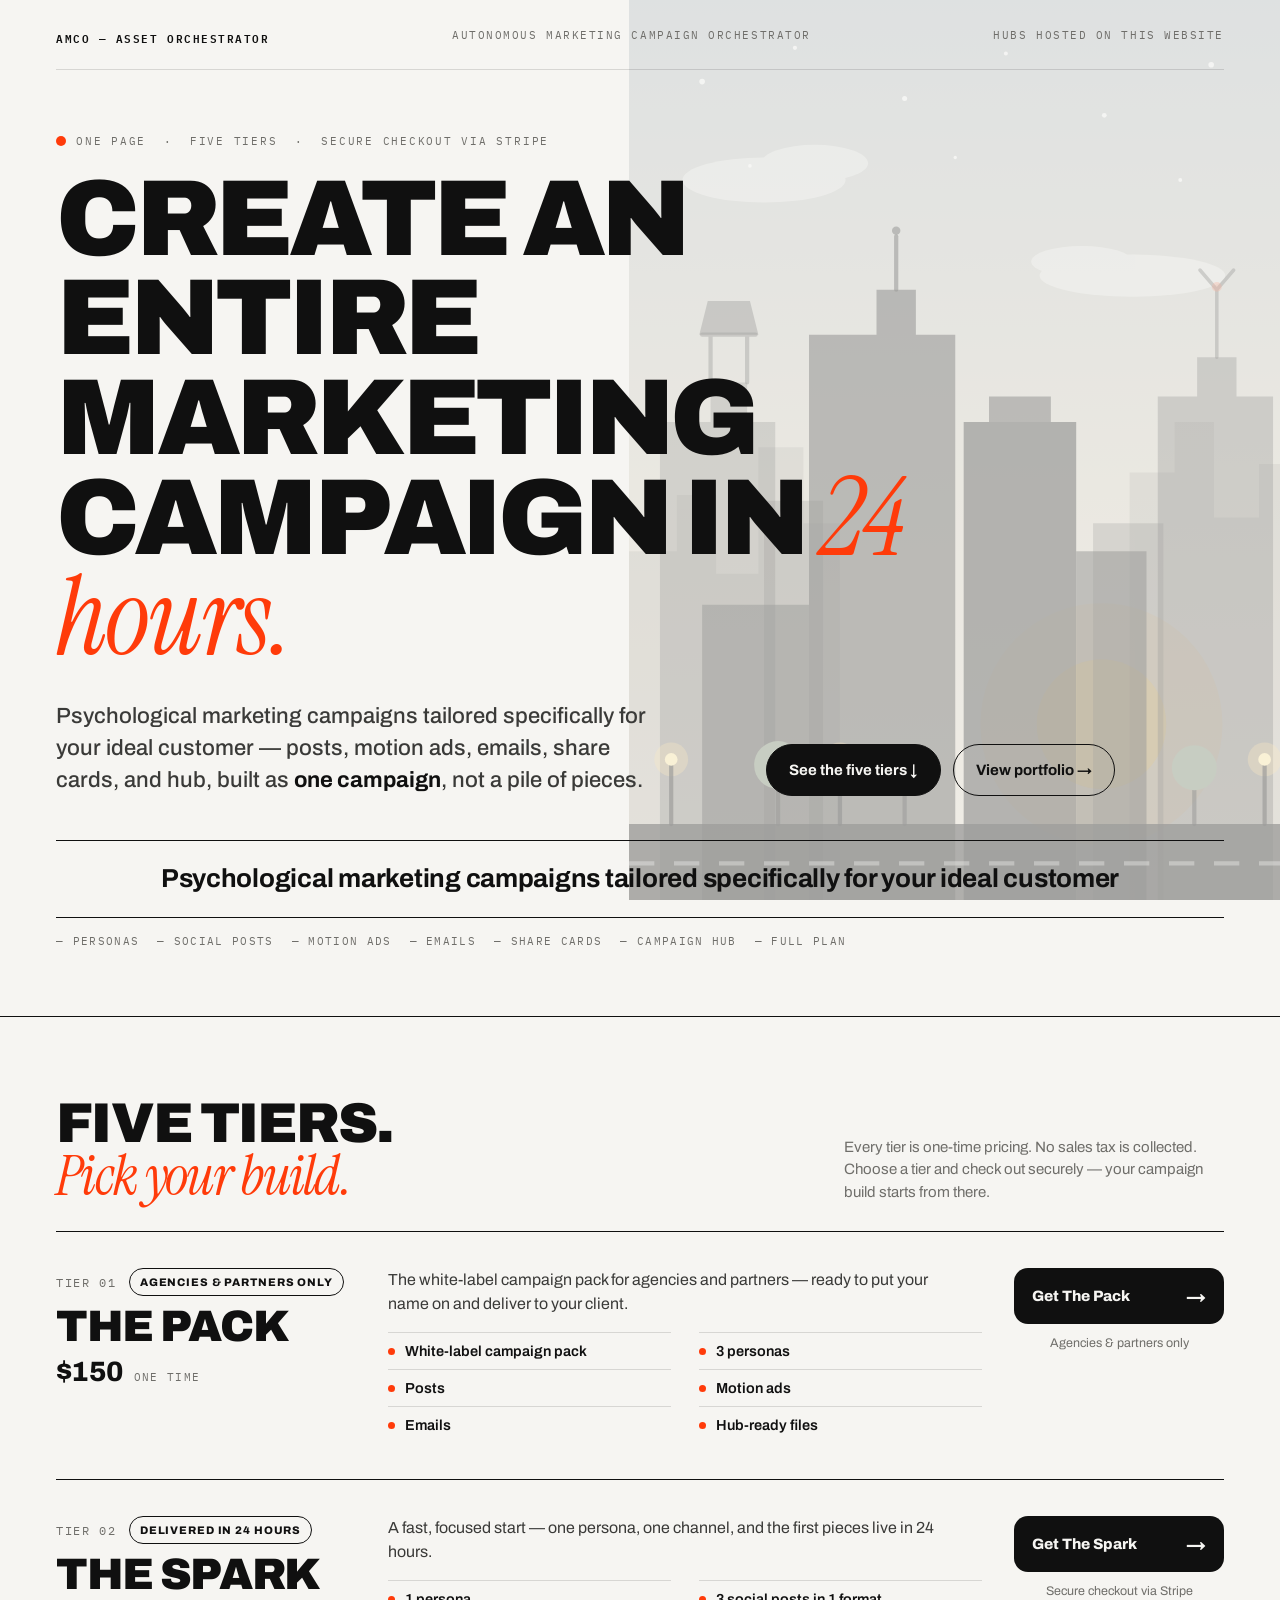
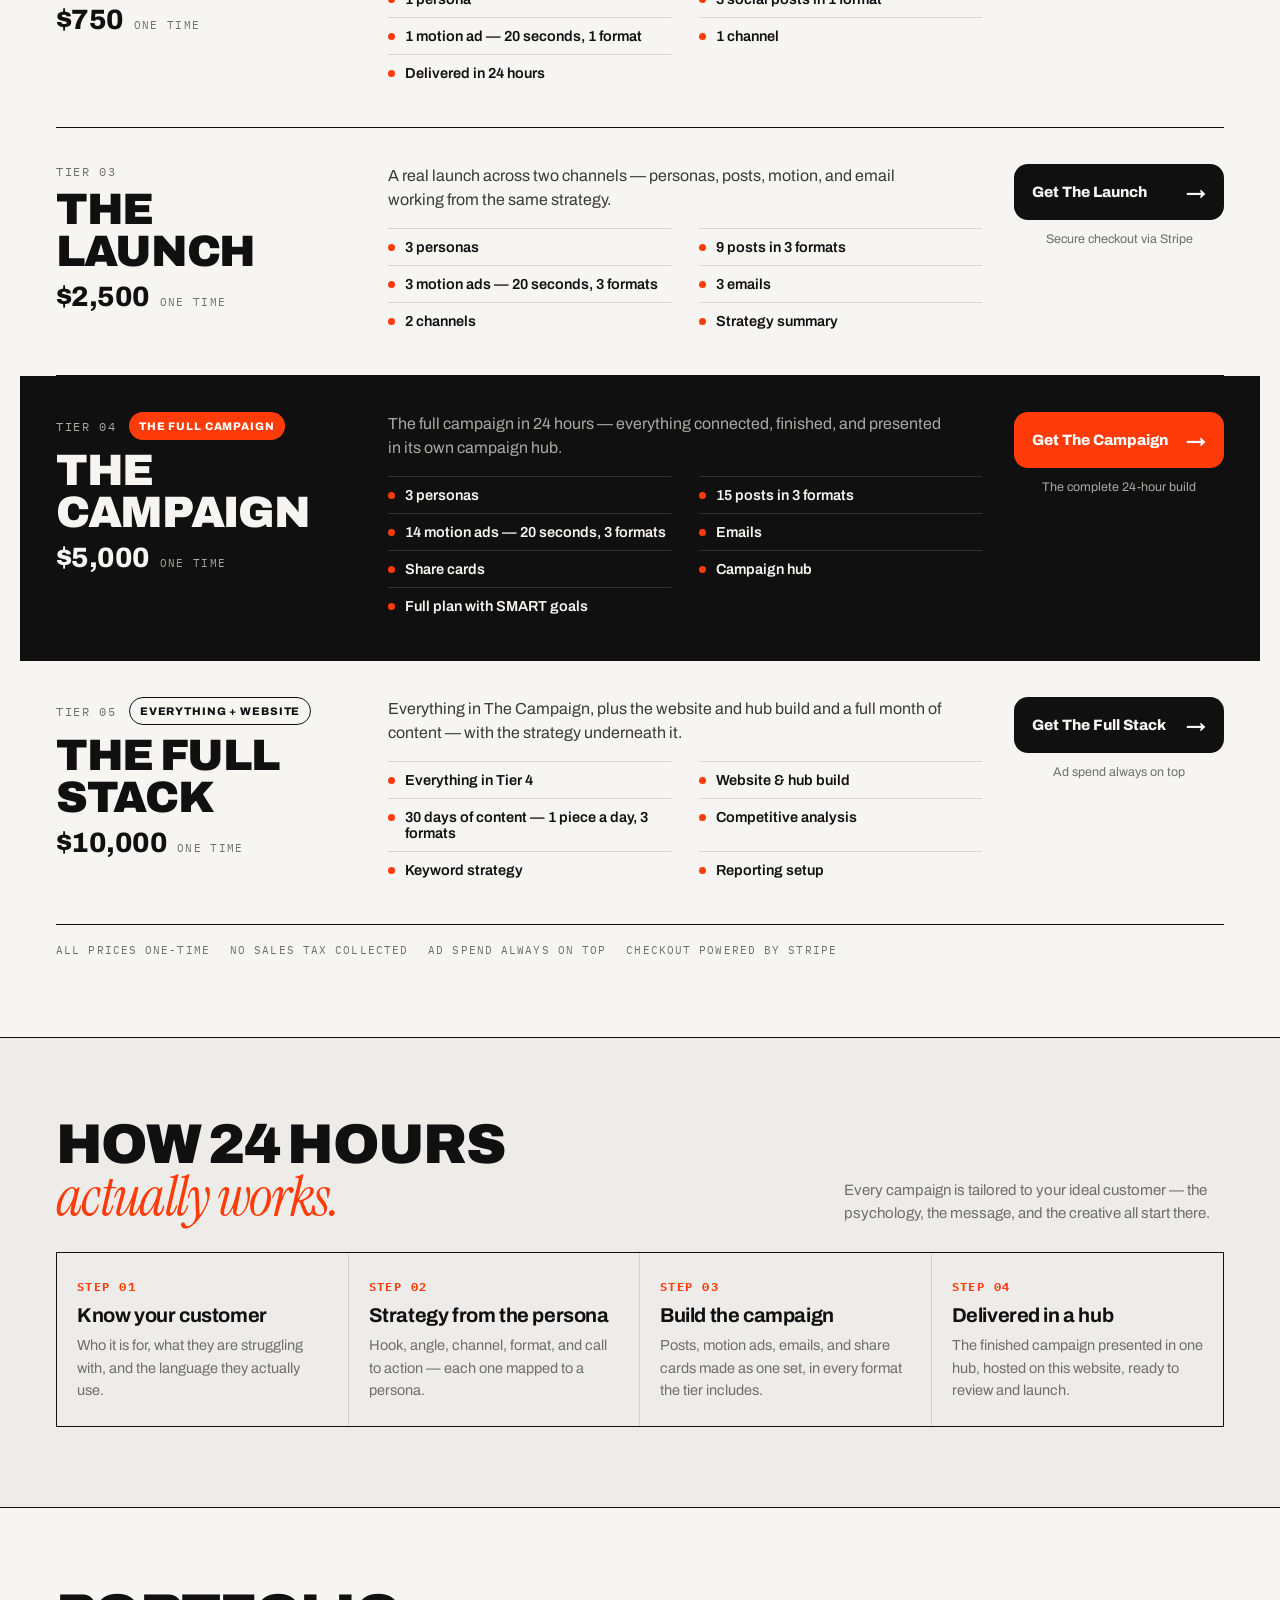
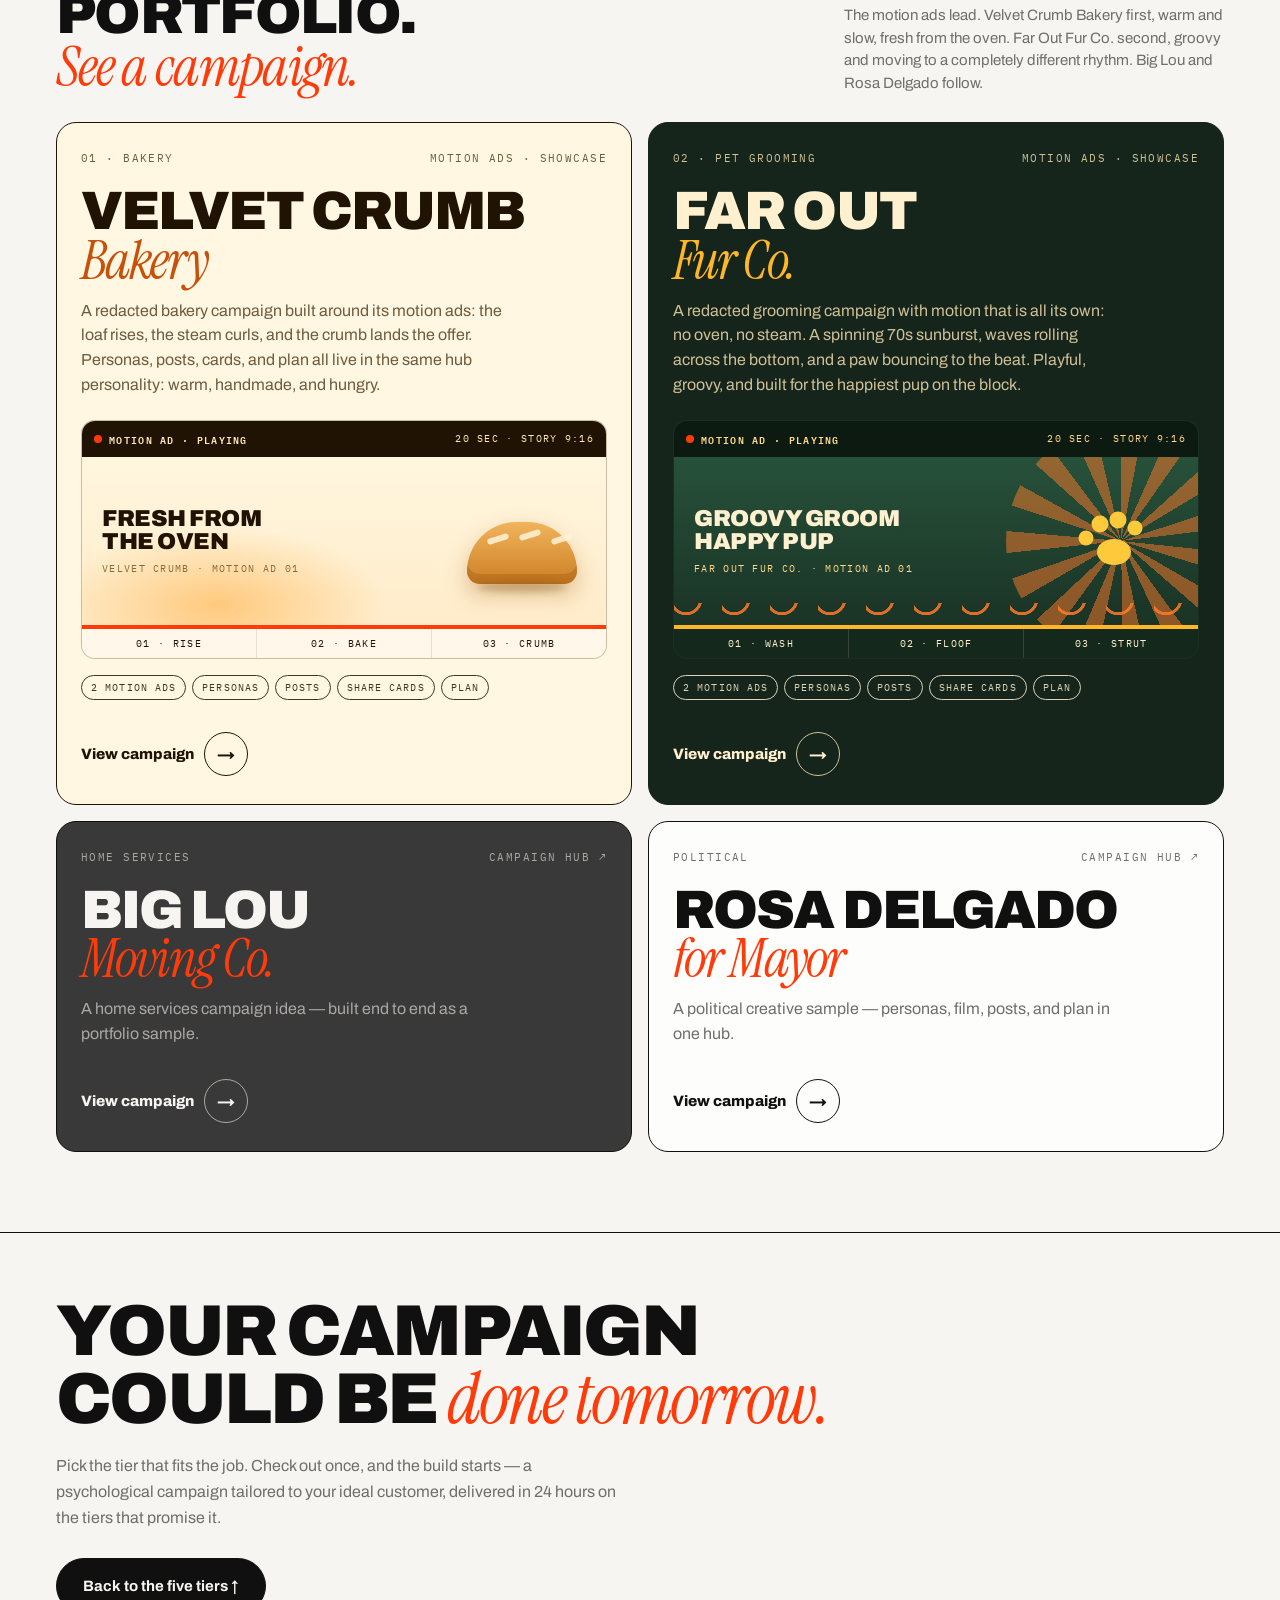
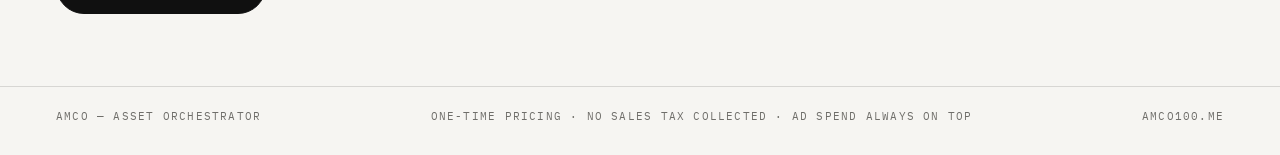
<file: index.html>
<!doctype html>
<html lang="en">
<head>
<meta charset="utf-8">
<meta name="viewport" content="width=device-width, initial-scale=1, viewport-fit=cover">
<meta name="color-scheme" content="light dark">
<link rel="icon" href="data:,">
<script>document.documentElement.classList.add('js');</script>
<title>AMCO — Create an Entire Marketing Campaign in 24 Hours</title>
<link rel="preconnect" href="https://fonts.googleapis.com">
<link rel="preconnect" href="https://fonts.gstatic.com" crossorigin>
<link href="https://fonts.googleapis.com/css2?family=Archivo:ital,wght@0,400;0,500;0,600;0,700;0,800;0,900;1,700&family=Instrument+Serif:ital@0;1&family=IBM+Plex+Mono:wght@400;500;600&display=swap" rel="stylesheet">
<style>
:root{
  --bg:#f6f5f2;
  --bg2:#eceae5;
  --ink:#101010;
  --ink2:#3a3a38;
  --muted:#6f6e6a;
  --line:#10101022;
  --line-strong:#101010;
  --card:#ffffff;
  --card-ink:#101010;
  --accent:#ff3b0a;
  --accent-ink:#ffffff;
  --dark:#101010;
  --dark-ink:#f6f5f2;
  --dark-muted:#a9a8a3;
  --radius:20px;
}
@media (prefers-color-scheme: dark){
  :root{
    --bg:#0e0e0e;
    --bg2:#171716;
    --ink:#f4f3ef;
    --ink2:#d6d5cf;
    --muted:#9c9b96;
    --line:#ffffff24;
    --line-strong:#f4f3ef;
    --card:#171716;
    --card-ink:#f4f3ef;
    --dark:#f4f3ef;
    --dark-ink:#101010;
    --dark-muted:#5c5b57;
  }
}
*{box-sizing:border-box}
html{scroll-behavior:smooth}
body{margin:0;background:var(--bg);color:var(--ink);font-family:"Archivo",system-ui,sans-serif;-webkit-font-smoothing:antialiased}
a{color:inherit}
header,main,footer{position:relative;z-index:1}
.wrap{max-width:1240px;margin:0 auto;padding:0 20px}
@media(min-width:768px){.wrap{padding:0 36px}}

/* HERO */
.hero{padding:28px 0 0;border-bottom:1px solid var(--line-strong)}
.topbar{display:flex;justify-content:space-between;gap:16px;flex-wrap:wrap;font-family:"IBM Plex Mono",monospace;font-size:11px;letter-spacing:.14em;text-transform:uppercase;padding-bottom:22px;border-bottom:1px solid var(--line)}
.topbar strong{font-weight:600}
.topbar span{color:var(--muted)}
.hero-main{padding:44px 0 36px}
@media(min-width:768px){.hero-main{padding:64px 0 48px}}
.kicker{display:flex;align-items:center;gap:10px;font-family:"IBM Plex Mono",monospace;font-size:11px;letter-spacing:.16em;text-transform:uppercase;color:var(--muted);margin-bottom:22px}
.kicker::before{content:"";width:10px;height:10px;background:var(--accent);display:inline-block;border-radius:50%}
h1{font-size:clamp(44px,9.2vw,108px);line-height:.92;letter-spacing:-.04em;font-weight:900;text-transform:uppercase;margin:0;max-width:980px}
h1 em{font-family:"Instrument Serif",serif;font-style:italic;font-weight:400;text-transform:none;letter-spacing:-.02em;color:var(--accent)}
.hero-sub{display:grid;gap:24px;margin-top:32px}
@media(min-width:860px){.hero-sub{grid-template-columns:1.2fr .8fr;align-items:end}}
.hero-sub p{font-size:clamp(18px,2.2vw,22px);line-height:1.45;color:var(--ink2);margin:0;max-width:620px;font-weight:500}
.hero-sub p b{color:var(--ink)}
.hero-ctas{display:flex;flex-wrap:wrap;gap:12px}
.btn{display:inline-flex;align-items:center;justify-content:center;gap:10px;min-height:52px;padding:0 22px;border-radius:999px;text-decoration:none;font-weight:700;font-size:15px;border:1px solid var(--line-strong);transition:.18s}
.btn-primary{background:var(--ink);color:var(--bg);border-color:var(--ink)}
.btn-primary:hover{background:var(--accent);border-color:var(--accent);color:#fff}
.btn-ghost{background:transparent;color:var(--ink)}
.btn-ghost:hover{background:var(--bg2)}
.pillars{display:grid;grid-template-columns:repeat(3,1fr);border-top:1px solid var(--line-strong);border-bottom:1px solid var(--line-strong);margin-top:44px}
.pillar{padding:18px 14px;border-right:1px solid var(--line)}
.pillar:last-child{border-right:0}
.pillar small{font-family:"IBM Plex Mono",monospace;font-size:11px;letter-spacing:.12em;color:var(--accent);display:block;margin-bottom:6px}
.pillar strong{font-size:15px;line-height:1.2;display:block}
@media(min-width:768px){.pillar{padding:22px 20px}.pillar strong{font-size:18px}}
.deliverables{display:flex;flex-wrap:wrap;gap:8px 18px;padding:16px 0 20px;font-family:"IBM Plex Mono",monospace;font-size:11px;letter-spacing:.12em;text-transform:uppercase;color:var(--muted)}
.deliverables span::before{content:"— "}

/* SECTION HEADS */
.section{padding:56px 0}
@media(min-width:768px){.section{padding:80px 0}}
.sec-head{display:flex;justify-content:space-between;align-items:end;gap:20px;flex-wrap:wrap;margin-bottom:28px}
.sec-head h2{font-size:clamp(32px,5vw,56px);line-height:.95;letter-spacing:-.03em;text-transform:uppercase;margin:0;font-weight:900}
.sec-head h2 em{font-family:"Instrument Serif",serif;font-style:italic;text-transform:none;font-weight:400;color:var(--accent)}
.sec-head p{margin:0;color:var(--muted);max-width:380px;line-height:1.5;font-size:15px}

/* TIERS */
.tiers{display:flex;flex-direction:column;border-top:1px solid var(--line-strong)}
.tier{display:grid;gap:20px;padding:28px 0;border-bottom:1px solid var(--line-strong);position:relative}
@media(min-width:900px){.tier{grid-template-columns:300px 1fr 210px;gap:32px;padding:36px 0;align-items:start}}
.tier-num{font-family:"IBM Plex Mono",monospace;font-size:12px;letter-spacing:.14em;color:var(--muted);display:flex;justify-content:space-between;align-items:center}
@media(min-width:900px){.tier-num{justify-content:flex-start;gap:12px}}
.badge{display:inline-flex;align-items:center;min-height:28px;padding:4px 10px;border-radius:999px;background:var(--accent);color:#fff;font-family:"Archivo",sans-serif;font-size:11px;font-weight:800;letter-spacing:.08em;text-transform:uppercase}
.badge-outline{background:transparent;color:var(--ink);border:1px solid var(--line-strong)}
.tier-name{font-size:clamp(30px,4vw,44px);line-height:.95;letter-spacing:-.03em;font-weight:900;text-transform:uppercase;margin:10px 0 8px}
.tier-price{display:flex;align-items:baseline;gap:10px;flex-wrap:wrap}
.tier-price .price{font-size:28px;font-weight:800;letter-spacing:-.02em}
.tier-price .once{font-family:"IBM Plex Mono",monospace;font-size:11px;letter-spacing:.12em;text-transform:uppercase;color:var(--muted)}
.tier-desc{font-size:16px;line-height:1.5;color:var(--ink2);margin:0 0 16px;max-width:560px}
.features{list-style:none;margin:0;padding:0;display:grid;gap:0}
@media(min-width:640px){.features{grid-template-columns:1fr 1fr;column-gap:28px}}
.features li{padding:10px 0;border-top:1px solid var(--line);font-size:14.5px;font-weight:600;display:flex;gap:10px;align-items:baseline}
.features li::before{content:"";width:7px;height:7px;background:var(--accent);border-radius:50%;flex:0 0 auto;transform:translateY(-1px)}
.tier-cta{display:flex;flex-direction:column;gap:10px}
@media(min-width:900px){.tier-cta{position:sticky;top:20px}}
.buy{display:inline-flex;align-items:center;justify-content:space-between;gap:12px;min-height:56px;padding:0 18px;border-radius:14px;background:var(--ink);color:var(--bg);text-decoration:none;font-weight:800;font-size:15px}
.buy:hover{background:var(--accent);color:#fff}
.buy span:last-child{font-size:20px}
.tier-note{font-size:12.5px;line-height:1.45;color:var(--muted);margin:0;text-align:center}
.tier.featured{background:var(--dark);color:var(--dark-ink);margin:0 -20px;padding-left:20px;padding-right:20px;border-bottom-color:var(--dark)}
@media(min-width:768px){.tier.featured{margin:0 -36px;padding-left:36px;padding-right:36px}}
.tier.featured .tier-desc,.tier.featured .tier-price .once,.tier.featured .tier-num{color:var(--dark-muted)}
.tier.featured .features li{border-top-color:rgba(128,128,128,.28)}
.tier.featured .buy{background:var(--accent);color:#fff}
.tier.featured .buy:hover{background:var(--ink);color:var(--bg)}
.tier.featured .tier-note{color:var(--dark-muted)}
.pricing-note{margin-top:18px;display:flex;flex-wrap:wrap;gap:8px 20px;font-family:"IBM Plex Mono",monospace;font-size:11px;letter-spacing:.1em;text-transform:uppercase;color:var(--muted)}

/* HOW */
.how{background:color-mix(in srgb,var(--bg2) 80%,transparent);border-top:1px solid var(--line-strong);border-bottom:1px solid var(--line-strong)}
.steps{display:grid;gap:0;border:1px solid var(--line-strong)}
@media(min-width:860px){.steps{grid-template-columns:repeat(4,1fr)}}
.step{padding:24px 20px;border-bottom:1px solid var(--line)}
.step:last-child{border-bottom:0}
@media(min-width:860px){.step{border-bottom:0;border-right:1px solid var(--line)}.step:last-child{border-right:0}}
.step b{font-family:"IBM Plex Mono",monospace;font-size:12px;color:var(--accent);letter-spacing:.12em}
.step h3{margin:10px 0 8px;font-size:20px;letter-spacing:-.02em}
.step p{margin:0;color:var(--muted);line-height:1.55;font-size:14.5px}

/* PORTFOLIO */
.portfolio-grid{display:grid;gap:16px}
@media(min-width:860px){.portfolio-grid{grid-template-columns:1fr 1fr}}
.work{display:block;text-decoration:none;border:1px solid var(--line-strong);border-radius:var(--radius);padding:28px 24px;min-height:280px;display:flex;flex-direction:column;justify-content:space-between;gap:32px;background:color-mix(in srgb,var(--card) 74%,transparent);-webkit-backdrop-filter:blur(3px);backdrop-filter:blur(3px);color:var(--card-ink);transition:transform .18s,background .18s}
.work:hover{transform:translateY(-3px)}
.work-top{display:flex;justify-content:space-between;gap:16px;font-family:"IBM Plex Mono",monospace;font-size:11px;letter-spacing:.13em;text-transform:uppercase;color:var(--muted)}
.work h3{font-size:clamp(34px,5vw,54px);line-height:.92;letter-spacing:-.035em;text-transform:uppercase;margin:0;font-weight:900}
.work h3 em{font-family:"Instrument Serif",serif;font-style:italic;text-transform:none;font-weight:400;color:var(--accent)}
.work p{color:var(--muted);line-height:1.55;margin:12px 0 0;max-width:440px}
.work-link{display:inline-flex;align-items:center;gap:10px;font-weight:800;font-size:15px}
.work-link i{font-style:normal;width:44px;height:44px;border-radius:50%;border:1px solid var(--line-strong);display:grid;place-items:center;font-size:18px}
.work.dark-work{background:color-mix(in srgb,var(--dark) 82%,transparent);color:var(--dark-ink)}
.work.dark-work p,.work.dark-work .work-top{color:var(--dark-muted)}
.work.dark-work .work-link i{border-color:var(--dark-muted)}

/* PORTFOLIO — VELVET CRUMB BAKERY: warm, slow, fresh from the oven */
.work-bakery{background:#fff7e2;color:#211303;border-color:#211303}
.work-bakery p,.work-bakery .work-top{color:#6f5b3e}
.work-bakery h3 em{color:#c7500a}
.work-bakery .work-link i{border-color:#211303}
.motion-stage{margin-top:22px;border-radius:14px;overflow:hidden;border:1px solid rgba(20,10,0,.22);text-align:left}
.stage-head{display:flex;align-items:center;justify-content:space-between;gap:10px;padding:9px 12px;font-family:"IBM Plex Mono",monospace;font-size:10px;letter-spacing:.13em;text-transform:uppercase}
.stage-head .live{display:inline-flex;align-items:center;gap:7px;font-weight:600}
.play-dot{width:8px;height:8px;border-radius:50%;background:#ff3b0a;flex:0 0 auto;animation:playPulse 1.6s ease-in-out infinite}
@keyframes playPulse{0%,100%{transform:scale(1);opacity:1}50%{transform:scale(1.45);opacity:.55}}
.bakery-stage{background:#ffefd2;color:#211303}
.bakery-stage .stage-head{background:#211303;color:#ffe9bd}
.bakery-scene{position:relative;height:168px;overflow:hidden;background:radial-gradient(ellipse 240px 110px at 26% 88%,rgba(255,166,48,.5),transparent 70%),linear-gradient(180deg,#fff6df,#ffecca);display:flex;align-items:center;justify-content:space-between;gap:12px;padding:18px 20px}
.bakery-copy{position:relative;z-index:2}
.bakery-copy strong{display:block;font-size:23px;line-height:1.02;letter-spacing:-.02em;text-transform:uppercase;font-weight:900}
.bakery-copy span{display:block;margin-top:8px;font-family:"IBM Plex Mono",monospace;font-size:10px;letter-spacing:.13em;text-transform:uppercase;color:#8a6a3c}
.loaf-wrap{position:relative;width:128px;height:118px;flex:0 0 auto}
.steam{position:absolute;left:0;right:0;top:0;height:44px}
.steam i{position:absolute;bottom:0;width:7px;height:28px;border-radius:999px;background:linear-gradient(180deg,rgba(190,160,110,0),rgba(160,125,75,.75));filter:blur(1px);opacity:0;animation:steamUp 2.8s ease-in-out infinite}
.steam i:nth-child(1){left:34px}
.steam i:nth-child(2){left:60px;animation-delay:.9s;height:34px}
.steam i:nth-child(3){left:86px;animation-delay:1.7s}
@keyframes steamUp{0%{transform:translateY(10px) translateX(0);opacity:0}35%{opacity:.95}100%{transform:translateY(-16px) translateX(5px);opacity:0}}
.loaf{position:absolute;left:9px;right:9px;bottom:16px;height:62px;background:linear-gradient(180deg,#f0b45c,#cd7f24);border-radius:62px 62px 16px 16px;box-shadow:0 10px 22px rgba(160,95,20,.35),inset 0 -10px 0 rgba(120,62,8,.22);animation:loafRise 3.8s ease-in-out infinite}
@keyframes loafRise{0%,100%{transform:translateY(7px) scaleY(.94)}50%{transform:translateY(-3px) scaleY(1.03)}}
.loaf .score{position:absolute;top:14px;width:22px;height:6px;border-radius:999px;background:rgba(255,244,214,.85);transform:rotate(-18deg)}
.loaf .score.s1{left:20px}.loaf .score.s2{left:52px;top:10px}.loaf .score.s3{left:84px}
.loaf-shadow{position:absolute;left:20px;right:20px;bottom:8px;height:10px;border-radius:50%;background:rgba(120,70,10,.28);filter:blur(3px)}
.progress{height:4px;background:rgba(20,10,0,.14)}
.progress-fill{display:block;height:100%;transform-origin:left;background:#ff3b0a;animation:progressFill 4.2s linear infinite}
@keyframes progressFill{0%{transform:scaleX(0)}100%{transform:scaleX(1)}}
.frame-row{display:flex;background:rgba(255,255,255,.55)}
.frame-chip{flex:1;padding:8px 4px;text-align:center;font-family:"IBM Plex Mono",monospace;font-size:10px;letter-spacing:.13em;text-transform:uppercase;border-right:1px solid rgba(20,10,0,.1);animation:bakerySeq 6.3s ease-in-out infinite}
.frame-chip:last-child{border-right:0}
.frame-chip.c2{animation-delay:2.1s}.frame-chip.c3{animation-delay:4.2s}
@keyframes bakerySeq{0%,28%{background:#211303;color:#ffe9bd}38%,100%{background:transparent;color:inherit}}

/* PORTFOLIO — FAR OUT FUR CO: groovy 70s, a completely different rhythm */
.work-fur{background:#16251c;color:#fff1cf;border-color:#16251c}
.work-fur p,.work-fur .work-top{color:#cfc096}
.work-fur h3 em{color:#ffb627}
.work-fur .work-link i{border-color:#cfc096}
.fur-stage{background:#1e3a2a;color:#fff1cf}
.fur-stage .stage-head{background:#0d1a12;color:#ffd98a}
.fur-scene{position:relative;height:168px;overflow:hidden;background:linear-gradient(180deg,#27513a,#1a3325);display:flex;align-items:center;justify-content:space-between;gap:12px;padding:18px 20px}
.sunburst{position:absolute;right:-38px;top:50%;width:230px;height:230px;margin-top:-115px;border-radius:50%;background:repeating-conic-gradient(from 0deg,rgba(255,122,41,.5) 0deg 11deg,rgba(255,122,41,0) 11deg 24deg);animation:furSpin 16s linear infinite}
@keyframes furSpin{to{transform:rotate(360deg)}}
.fur-copy{position:relative;z-index:2}
.fur-copy strong{display:block;font-size:23px;line-height:1.02;letter-spacing:-.02em;text-transform:uppercase;font-weight:900}
.fur-copy span{display:block;margin-top:8px;font-family:"IBM Plex Mono",monospace;font-size:10px;letter-spacing:.13em;text-transform:uppercase;color:#ffd98a}
.fur-paw{position:relative;z-index:2;flex:0 0 auto;margin-right:26px;animation:furBounce 1.5s ease-in-out infinite}
@keyframes furBounce{0%,100%{transform:translateY(4px) rotate(-7deg)}50%{transform:translateY(-9px) rotate(7deg)}}
.fur-waves{position:absolute;left:0;bottom:0;width:calc(100% + 48px);height:22px;background:radial-gradient(circle at 12px -4px,transparent 13px,#ff7a29 13.5px,#ff7a29 16px,transparent 16.5px);background-size:48px 22px;opacity:.85;animation:waveSlide 2.4s linear infinite}
@keyframes waveSlide{to{transform:translateX(-48px)}}
.fur-stage .progress{background:rgba(255,241,207,.18)}
.fur-stage .progress-fill{background:#ffb627;animation-duration:3s}
.fur-stage .frame-row{background:rgba(13,26,18,.55)}
.fur-stage .frame-chip{border-right-color:rgba(255,241,207,.14);animation-name:furSeq}
@keyframes furSeq{0%,28%{background:#ffb627;color:#16251c}38%,100%{background:transparent;color:inherit}}
.work-meta{display:flex;flex-wrap:wrap;gap:6px;margin-top:16px}
.work-meta span{font-family:"IBM Plex Mono",monospace;font-size:10px;letter-spacing:.11em;text-transform:uppercase;border:1px solid currentColor;border-radius:999px;padding:5px 9px;opacity:.85}
@media (prefers-reduced-motion: reduce){.loaf,.steam i,.sunburst,.fur-paw,.fur-waves,.progress-fill,.frame-chip,.play-dot{animation:none !important}.progress-fill{transform:scaleX(.6)}}

/* CLOSE */
.close{padding:64px 0 72px;border-top:1px solid var(--line-strong);text-align:left}
.close h2{font-size:clamp(36px,6.5vw,72px);line-height:.95;letter-spacing:-.035em;text-transform:uppercase;margin:0 0 20px;font-weight:900;max-width:820px}
.close h2 em{font-family:"Instrument Serif",serif;font-style:italic;text-transform:none;font-weight:400;color:var(--accent)}
.close p{color:var(--muted);line-height:1.6;max-width:560px;margin:0 0 28px}
footer{border-top:1px solid var(--line);padding:22px 0 32px}
.foot{display:flex;justify-content:space-between;gap:14px;flex-wrap:wrap;font-family:"IBM Plex Mono",monospace;font-size:11px;letter-spacing:.11em;text-transform:uppercase;color:var(--muted)}
/* CITY PORTRAIT BACKGROUND — fixed, behind all content, wakes up as you scroll */
.citybg{position:fixed;top:0;right:-24px;height:100vh;height:100dvh;width:min(560px,72vw);z-index:0;pointer-events:none;opacity:.38;display:flex;align-items:stretch;justify-content:flex-end}
.citybg svg{display:block;height:100%;width:auto;max-width:none;overflow:visible}
@media(max-width:768px){.citybg{right:-150px;width:420px;opacity:.19}}
@media (prefers-color-scheme: dark){.citybg{opacity:.32}}
@media (prefers-color-scheme: dark) and (max-width:768px){.citybg{opacity:.16}}

/* ILLUMINATE ON SCROLL — sections start dim and light up as they enter view */
.js .sec-head,.js .tier,.js .step,.js .work,.js .pillar{opacity:.22;transform:translateY(18px);transition:opacity .85s ease,transform .85s ease}
.js .sec-head.lit,.js .tier.lit,.js .step.lit,.js .work.lit,.js .pillar.lit{opacity:1;transform:none}
.js .work.lit:hover{transform:translateY(-3px)}
@media (prefers-reduced-motion: reduce){html{scroll-behavior:auto}.work:hover{transform:none}.js .sec-head,.js .tier,.js .step,.js .work,.js .pillar{opacity:1;transform:none;transition:none}}
</style>
</head>
<body>
<!-- City portrait background: a quiet dawn skyline that wakes up as you scroll -->
<div class="citybg" id="cityFigure" aria-hidden="true">
  <svg viewBox="0 0 480 640" fill="none" xmlns="http://www.w3.org/2000/svg" preserveAspectRatio="xMidYMax meet">
    <defs>
      <linearGradient id="skyDawn" x1="0" y1="0" x2="0" y2="1">
        <stop offset="0" stop-color="#b9c0c4"/>
        <stop offset=".55" stop-color="#d8d2c6"/>
        <stop offset="1" stop-color="#e7dfd2"/>
      </linearGradient>
      <linearGradient id="skyAlive" x1="0" y1="0" x2="0" y2="1">
        <stop offset="0" stop-color="#5ea9cf"/>
        <stop offset=".48" stop-color="#f2b879"/>
        <stop offset=".78" stop-color="#ff8a52"/>
        <stop offset="1" stop-color="#ffd9a0"/>
      </linearGradient>
      <linearGradient id="bldgAlive" x1="0" y1="0" x2="0" y2="1">
        <stop offset="0" stop-color="#3d4a56"/>
        <stop offset="1" stop-color="#1f2a33"/>
      </linearGradient>
    </defs>
    <g id="cityInner">
      <!-- sky: dormant dawn underneath, living colour fading in on scroll -->
      <rect x="0" y="0" width="480" height="640" fill="url(#skyDawn)"/>
      <rect id="skyAliveRect" x="0" y="0" width="480" height="640" fill="url(#skyAlive)" opacity="0"/>
      <!-- early stars, fading as the city wakes -->
      <g id="cityStars" fill="#ffffff" opacity=".8">
        <circle cx="52" cy="58" r="2"/><circle cx="118" cy="34" r="1.5"/><circle cx="196" cy="70" r="1.8"/>
        <circle cx="268" cy="38" r="1.4"/><circle cx="338" cy="82" r="1.7"/><circle cx="414" cy="46" r="2"/>
        <circle cx="86" cy="118" r="1.3"/><circle cx="392" cy="128" r="1.4"/><circle cx="232" cy="112" r="1.2"/>
      </g>
      <!-- sun, rising behind the skyline as you scroll -->
      <g id="citySun">
        <circle id="sunGlow" cx="336" cy="330" r="86" fill="#ffb347" opacity=".25"/>
        <circle cx="336" cy="330" r="46" fill="#ffc65c"/>
        <circle cx="336" cy="330" r="46" fill="#ffdf8e" opacity=".45"/>
      </g>
      <!-- clouds, drifting and warming -->
      <g id="cityClouds" fill="#ffffff" opacity=".4">
        <ellipse cx="104" cy="128" rx="58" ry="16"/>
        <ellipse cx="140" cy="116" rx="38" ry="13"/>
        <ellipse cx="366" cy="196" rx="66" ry="15"/>
        <ellipse cx="330" cy="186" rx="36" ry="11"/>
      </g>
      <!-- birds, appearing once the city is awake -->
      <g id="cityBirds" stroke="var(--ink)" stroke-width="2" stroke-linecap="round" opacity="0">
        <path d="M96,210 q8,-7 16,0 q8,-7 16,0"/>
        <path d="M150,238 q6,-5 12,0 q6,-5 12,0"/>
        <path d="M70,262 q5,-4 10,0 q5,-4 10,0"/>
      </g>

      <!-- distant skyline -->
      <g fill="var(--ink)" opacity=".14">
        <path d="M0,640 L0,392 L34,392 L34,352 L62,352 L62,408 L92,408 L92,318 L124,318 L124,640 Z"/>
        <path d="M356,640 L356,336 L388,336 L388,300 L416,300 L416,368 L448,368 L448,330 L480,330 L480,640 Z"/>
        <path d="M118,640 L118,372 L150,372 L150,640 Z"/>
      </g>

      <!-- mid skyline -->
      <g opacity=".9">
        <path fill="var(--ink)" fill-opacity=".34" d="M22,640 L22,300 L58,300 L58,272 L84,272 L84,300 L104,300 L104,640 Z"/>
        <path fill="var(--ink)" fill-opacity=".4" d="M376,640 L376,282 L404,282 L404,254 L432,254 L432,282 L458,282 L458,640 Z"/>
        <path fill="var(--ink)" fill-opacity=".3" d="M96,640 L96,356 L138,356 L138,640 Z"/>
        <path fill="var(--ink)" fill-opacity=".3" d="M330,640 L330,372 L380,372 L380,640 Z"/>
        <!-- water tower + antenna on the mid blocks -->
        <path stroke="var(--ink)" stroke-opacity=".45" stroke-width="3" stroke-linecap="round" d="M58,272 L58,238 M84,272 L84,238 M52,238 L90,238"/>
        <path fill="var(--ink)" fill-opacity=".45" d="M50,238 L92,238 L86,214 L56,214 Z"/>
        <path stroke="var(--ink)" stroke-opacity=".45" stroke-width="2.5" stroke-linecap="round" d="M418,254 L418,206 M418,206 L406,192 M418,206 L430,192"/>
        <circle cx="418" cy="204" r="3.5" fill="#ff3b0a" id="beacon" opacity=".35"/>
      </g>

      <!-- foreground towers -->
      <g>
        <path fill="var(--ink)" fill-opacity=".62" d="M128,640 L128,238 L176,238 L176,206 L204,206 L204,238 L232,238 L232,640 Z"/>
        <path fill="var(--ink)" fill-opacity=".72" d="M238,640 L238,300 L318,300 L318,640 Z"/>
        <path fill="var(--ink)" fill-opacity=".55" d="M318,640 L318,392 L368,392 L368,640 Z"/>
        <path fill="var(--ink)" fill-opacity=".5" d="M52,640 L52,430 L128,430 L128,640 Z"/>
        <!-- warm living tint over the towers, fading in on scroll -->
        <g id="bldgTint" opacity="0">
          <path fill="url(#bldgAlive)" fill-opacity=".35" d="M128,640 L128,238 L232,238 L232,640 Z"/>
          <path fill="url(#bldgAlive)" fill-opacity=".3" d="M238,640 L238,300 L318,300 L318,640 Z"/>
        </g>
        <!-- rooftop details -->
        <path stroke="var(--ink)" stroke-opacity=".6" stroke-width="3" stroke-linecap="round" d="M190,206 L190,168"/>
        <circle cx="190" cy="164" r="3" fill="var(--ink)" fill-opacity=".6"/>
        <path fill="var(--ink)" fill-opacity=".6" d="M256,300 L256,282 L300,282 L300,300 Z"/>
      </g>

      <!-- windows: three waves lighting up as the city comes to life -->
      <g id="win1" fill="#ffd27a" opacity="0">
        <rect x="142" y="258" width="12" height="16" rx="1.5"/><rect x="164" y="258" width="12" height="16" rx="1.5"/>
        <rect x="186" y="258" width="12" height="16" rx="1.5"/><rect x="208" y="258" width="12" height="16" rx="1.5"/>
        <rect x="252" y="322" width="13" height="17" rx="1.5"/><rect x="276" y="322" width="13" height="17" rx="1.5"/>
        <rect x="300" y="322" width="13" height="17" rx="1.5"/>
        <rect x="66" y="452" width="11" height="14" rx="1.5"/><rect x="88" y="452" width="11" height="14" rx="1.5"/>
        <rect x="332" y="414" width="11" height="14" rx="1.5"/><rect x="110" y="378" width="10" height="13" rx="1.5"/>
      </g>
      <g id="win2" fill="#ffbe55" opacity="0">
        <rect x="142" y="290" width="12" height="16" rx="1.5"/><rect x="186" y="290" width="12" height="16" rx="1.5"/>
        <rect x="164" y="322" width="12" height="16" rx="1.5"/><rect x="208" y="322" width="12" height="16" rx="1.5"/>
        <rect x="252" y="354" width="13" height="17" rx="1.5"/><rect x="300" y="354" width="13" height="17" rx="1.5"/>
        <rect x="276" y="386" width="13" height="17" rx="1.5"/>
        <rect x="66" y="484" width="11" height="14" rx="1.5"/><rect x="332" y="446" width="11" height="14" rx="1.5"/>
        <rect x="390" y="304" width="11" height="15" rx="1.5"/><rect x="36" y="322" width="10" height="14" rx="1.5"/>
      </g>
      <g id="win3" fill="#fff0b3" opacity="0">
        <rect x="142" y="354" width="12" height="16" rx="1.5"/><rect x="164" y="386" width="12" height="16" rx="1.5"/>
        <rect x="186" y="354" width="12" height="16" rx="1.5"/><rect x="208" y="386" width="12" height="16" rx="1.5"/>
        <rect x="142" y="418" width="12" height="16" rx="1.5"/><rect x="186" y="418" width="12" height="16" rx="1.5"/>
        <rect x="252" y="418" width="13" height="17" rx="1.5"/><rect x="300" y="418" width="13" height="17" rx="1.5"/>
        <rect x="276" y="450" width="13" height="17" rx="1.5"/><rect x="252" y="482" width="13" height="17" rx="1.5"/>
        <rect x="88" y="484" width="11" height="14" rx="1.5"/><rect x="332" y="478" width="11" height="14" rx="1.5"/>
        <rect x="412" y="304" width="11" height="15" rx="1.5"/><rect x="390" y="336" width="11" height="15" rx="1.5"/>
      </g>

      <!-- shopfront sign + awnings, gaining colour as the street wakes -->
      <g id="citySign" opacity="0">
        <rect x="246" y="540" width="64" height="20" rx="4" fill="#ff3b0a"/>
        <circle cx="258" cy="550" r="4" fill="#fff"/>
        <rect x="268" y="547" width="34" height="5" rx="2.5" fill="#fff" opacity=".85"/>
        <path d="M56,540 L124,540 L116,558 L64,558 Z" fill="#ff8a3c"/>
        <path d="M326,540 L364,540 L358,556 L332,556 Z" fill="#2e9e6b"/>
      </g>

      <!-- street level -->
      <path fill="var(--ink)" fill-opacity=".78" d="M0,640 L0,586 L480,586 L480,640 Z"/>
      <path stroke="#ffffff" stroke-opacity=".35" stroke-width="3" stroke-dasharray="18 14" d="M0,614 L480,614"/>
      <!-- street lamps: glow while it is still dawn, easing off as the sun takes over -->
      <g id="lampGlow" fill="#ffd27a">
        <circle cx="30" cy="540" r="12" opacity=".35"/><circle cx="150" cy="540" r="12" opacity=".35"/>
        <circle cx="452" cy="540" r="12" opacity=".35"/>
      </g>
      <g stroke="var(--ink)" stroke-opacity=".7" stroke-width="3" stroke-linecap="round">
        <path d="M30,586 L30,544"/><path d="M150,586 L150,544"/><path d="M452,586 L452,544"/>
      </g>
      <g fill="#ffe9a8">
        <circle cx="30" cy="540" r="4.5"/><circle cx="150" cy="540" r="4.5"/><circle cx="452" cy="540" r="4.5"/>
      </g>

      <!-- trees: grey-green and dormant, then full living green -->
      <g>
        <g stroke="var(--ink)" stroke-opacity=".6" stroke-width="3" stroke-linecap="round">
          <path d="M106,586 L106,556"/><path d="M196,586 L196,560"/><path d="M402,586 L402,558"/>
        </g>
        <g fill="#7d8b74">
          <circle cx="106" cy="544" r="17"/><circle cx="196" cy="548" r="15"/><circle cx="402" cy="546" r="16"/>
        </g>
        <g id="foliageAlive" fill="#2e9e6b" opacity="0">
          <circle cx="106" cy="544" r="17"/><circle cx="92" cy="552" r="11"/><circle cx="120" cy="552" r="11"/>
          <circle cx="196" cy="548" r="15"/><circle cx="184" cy="555" r="10"/><circle cx="208" cy="555" r="10"/>
          <circle cx="402" cy="546" r="16"/><circle cx="389" cy="554" r="10"/><circle cx="415" cy="554" r="10"/>
        </g>
      </g>
    </g>
  </svg>
</div>
<header class="hero">
  <div class="wrap">
    <div class="topbar">
      <strong>AMCO — Asset Orchestrator</strong>
      <span>Autonomous Marketing Campaign Orchestrator</span>
      <span>Hubs hosted on this website</span>
    </div>
    <div class="hero-main">
      <div class="kicker">One page &nbsp;·&nbsp; Five tiers &nbsp;·&nbsp; Secure checkout via Stripe</div>
      <h1>Create an entire marketing campaign in <em>24 hours.</em></h1>
      <div class="hero-sub">
        <p>Psychological marketing campaigns tailored specifically for your ideal customer — posts, motion ads, emails, share cards, and hub, built as <b>one campaign</b>, not a pile of pieces.</p>
        <div class="hero-ctas">
          <a class="btn btn-primary" href="#tiers">See the five tiers ↓</a>
          <a class="btn btn-ghost" href="#portfolio">View portfolio →</a>
        </div>
      </div>
      <div class="pillars" aria-label="AMCO approach">
        <div class="pillar" style="grid-column:1 / -1;border-right:0;text-align:center"><strong style="font-size:clamp(18px,2.6vw,26px);letter-spacing:-.01em">Psychological marketing campaigns tailored specifically for your ideal customer</strong></div>
      </div>
      <div class="deliverables" aria-label="What a campaign can include">
        <span>Personas</span><span>Social posts</span><span>Motion ads</span><span>Emails</span><span>Share cards</span><span>Campaign hub</span><span>Full plan</span>
      </div>
    </div>
  </div>
</header>

<main>
  <!-- TIERS -->
  <section class="section" id="tiers">
    <div class="wrap">
      <div class="sec-head">
        <h2>Five tiers.<br><em>Pick your build.</em></h2>
        <p>Every tier is one-time pricing. No sales tax is collected. Choose a tier and check out securely — your campaign build starts from there.</p>
      </div>

      <div class="tiers">
        <!-- TIER 1 -->
        <article class="tier">
          <div>
            <div class="tier-num"><span>TIER 01</span><span class="badge badge-outline">Agencies &amp; partners only</span></div>
            <h3 class="tier-name">The Pack</h3>
            <div class="tier-price"><span class="price">$150</span><span class="once">One time</span></div>
          </div>
          <div>
            <p class="tier-desc">The white-label campaign pack for agencies and partners — ready to put your name on and deliver to your client.</p>
            <ul class="features">
              <li>White-label campaign pack</li>
              <li>3 personas</li>
              <li>Posts</li>
              <li>Motion ads</li>
              <li>Emails</li>
              <li>Hub-ready files</li>
            </ul>
          </div>
          <div class="tier-cta">
            <a class="buy" href="https://buy.stripe.com/5kQ8wHeAkdgt0Ln0ZKaAw0R" target="_blank" rel="noopener"><span>Get The Pack</span><span>→</span></a>
            <p class="tier-note">Agencies &amp; partners only</p>
          </div>
        </article>

        <!-- TIER 2 -->
        <article class="tier">
          <div>
            <div class="tier-num"><span>TIER 02</span><span class="badge badge-outline">Delivered in 24 hours</span></div>
            <h3 class="tier-name">The Spark</h3>
            <div class="tier-price"><span class="price">$750</span><span class="once">One time</span></div>
          </div>
          <div>
            <p class="tier-desc">A fast, focused start — one persona, one channel, and the first pieces live in 24 hours.</p>
            <ul class="features">
              <li>1 persona</li>
              <li>3 social posts in 1 format</li>
              <li>1 motion ad — 20 seconds, 1 format</li>
              <li>1 channel</li>
              <li>Delivered in 24 hours</li>
            </ul>
          </div>
          <div class="tier-cta">
            <a class="buy" href="https://buy.stripe.com/3cIdR13VG3FT0LnaAkaAw0S" target="_blank" rel="noopener"><span>Get The Spark</span><span>→</span></a>
            <p class="tier-note">Secure checkout via Stripe</p>
          </div>
        </article>

        <!-- TIER 3 -->
        <article class="tier">
          <div>
            <div class="tier-num"><span>TIER 03</span></div>
            <h3 class="tier-name">The Launch</h3>
            <div class="tier-price"><span class="price">$2,500</span><span class="once">One time</span></div>
          </div>
          <div>
            <p class="tier-desc">A real launch across two channels — personas, posts, motion, and email working from the same strategy.</p>
            <ul class="features">
              <li>3 personas</li>
              <li>9 posts in 3 formats</li>
              <li>3 motion ads — 20 seconds, 3 formats</li>
              <li>3 emails</li>
              <li>2 channels</li>
              <li>Strategy summary</li>
            </ul>
          </div>
          <div class="tier-cta">
            <a class="buy" href="https://buy.stripe.com/00w3cn77Sb81bq18scaAw0T" target="_blank" rel="noopener"><span>Get The Launch</span><span>→</span></a>
            <p class="tier-note">Secure checkout via Stripe</p>
          </div>
        </article>

        <!-- TIER 4 -->
        <article class="tier featured">
          <div>
            <div class="tier-num"><span>TIER 04</span><span class="badge">The full campaign</span></div>
            <h3 class="tier-name">The Campaign</h3>
            <div class="tier-price"><span class="price">$5,000</span><span class="once">One time</span></div>
          </div>
          <div>
            <p class="tier-desc">The full campaign in 24 hours — everything connected, finished, and presented in its own campaign hub.</p>
            <ul class="features">
              <li>3 personas</li>
              <li>15 posts in 3 formats</li>
              <li>14 motion ads — 20 seconds, 3 formats</li>
              <li>Emails</li>
              <li>Share cards</li>
              <li>Campaign hub</li>
              <li>Full plan with SMART goals</li>
            </ul>
          </div>
          <div class="tier-cta">
            <a class="buy" href="https://buy.stripe.com/7sY6ozcscb8l8dPbEoaAw0U" target="_blank" rel="noopener"><span>Get The Campaign</span><span>→</span></a>
            <p class="tier-note">The complete 24-hour build</p>
          </div>
        </article>

        <!-- TIER 5 -->
        <article class="tier">
          <div>
            <div class="tier-num"><span>TIER 05</span><span class="badge badge-outline">Everything + website</span></div>
            <h3 class="tier-name">The Full Stack</h3>
            <div class="tier-price"><span class="price">$10,000</span><span class="once">One time</span></div>
          </div>
          <div>
            <p class="tier-desc">Everything in The Campaign, plus the website and hub build and a full month of content — with the strategy underneath it.</p>
            <ul class="features">
              <li>Everything in Tier 4</li>
              <li>Website &amp; hub build</li>
              <li>30 days of content — 1 piece a day, 3 formats</li>
              <li>Competitive analysis</li>
              <li>Keyword strategy</li>
              <li>Reporting setup</li>
            </ul>
          </div>
          <div class="tier-cta">
            <a class="buy" href="https://buy.stripe.com/6oU3cn1Ny3FTalXgYIaAw0V" target="_blank" rel="noopener"><span>Get The Full Stack</span><span>→</span></a>
            <p class="tier-note">Ad spend always on top</p>
          </div>
        </article>
      </div>

      <div class="pricing-note">
        <span>All prices one-time</span><span>No sales tax collected</span><span>Ad spend always on top</span><span>Checkout powered by Stripe</span>
      </div>
    </div>
  </section>

  <!-- HOW -->
  <section class="section how">
    <div class="wrap">
      <div class="sec-head">
        <h2>How 24 hours<br><em>actually works.</em></h2>
        <p>Every campaign is tailored to your ideal customer — the psychology, the message, and the creative all start there.</p>
      </div>
      <div class="steps">
        <div class="step"><b>STEP 01</b><h3>Know your customer</h3><p>Who it is for, what they are struggling with, and the language they actually use.</p></div>
        <div class="step"><b>STEP 02</b><h3>Strategy from the persona</h3><p>Hook, angle, channel, format, and call to action — each one mapped to a persona.</p></div>
        <div class="step"><b>STEP 03</b><h3>Build the campaign</h3><p>Posts, motion ads, emails, and share cards made as one set, in every format the tier includes.</p></div>
        <div class="step"><b>STEP 04</b><h3>Delivered in a hub</h3><p>The finished campaign presented in one hub, hosted on this website, ready to review and launch.</p></div>
      </div>
    </div>
  </section>

  <!-- PORTFOLIO -->
  <section class="section" id="portfolio">
    <div class="wrap">
      <div class="sec-head">
        <h2>Portfolio.<br><em>See a campaign.</em></h2>
        <p>The motion ads lead. Velvet Crumb Bakery first, warm and slow, fresh from the oven. Far Out Fur Co. second, groovy and moving to a completely different rhythm. Big Lou and Rosa Delgado follow.</p>
      </div>
      <div class="portfolio-grid">
        <!-- 01 — VELVET CRUMB BAKERY (redacted showcase) with its motion ads -->
        <a class="work work-bakery" href="https://muse.ai/s/velvet-crumb-bakery-portfolio-hub-fxh6xgmdxn5xixaxv/DYEWN3l4FqpXrFhpcTBHq4UuKLwfvgjd86uQLpHok_Q" target="_blank" rel="noopener">
          <div>
            <div class="work-top"><span>01 · Bakery</span><span>Motion Ads · Showcase</span></div>
            <h3 style="margin-top:22px">Velvet Crumb<br><em>Bakery</em></h3>
            <p>A redacted bakery campaign built around its motion ads: the loaf rises, the steam curls, and the crumb lands the offer. Personas, posts, cards, and plan all live in the same hub personality: warm, handmade, and hungry.</p>
            <div class="motion-stage bakery-stage" aria-hidden="true">
              <div class="stage-head"><span class="live"><span class="play-dot"></span>Motion Ad · Playing</span><span>20 sec · Story 9:16</span></div>
              <div class="bakery-scene">
                <div class="bakery-copy"><strong>Fresh from<br>the oven</strong><span>Velvet Crumb · Motion Ad 01</span></div>
                <div class="loaf-wrap">
                  <div class="steam"><i></i><i></i><i></i></div>
                  <div class="loaf"><span class="score s1"></span><span class="score s2"></span><span class="score s3"></span></div>
                  <div class="loaf-shadow"></div>
                </div>
              </div>
              <div class="progress"><span class="progress-fill"></span></div>
              <div class="frame-row"><span class="frame-chip c1">01 · Rise</span><span class="frame-chip c2">02 · Bake</span><span class="frame-chip c3">03 · Crumb</span></div>
            </div>
            <div class="work-meta"><span>2 motion ads</span><span>Personas</span><span>Posts</span><span>Share cards</span><span>Plan</span></div>
          </div>
          <span class="work-link">View campaign <i>→</i></span>
        </a>

        <!-- 02 — FAR OUT FUR CO. (redacted showcase) with its own unique motion -->
        <a class="work work-fur" href="https://muse.ai/s/far-out-fur-co-campaign-hub-ca6xgmdsyxxxki/BF60Fqny0kjHjvbq2iKX_XLLJR3IknUkfqMzCgrO69s" target="_blank" rel="noopener">
          <div>
            <div class="work-top"><span>02 · Pet Grooming</span><span>Motion Ads · Showcase</span></div>
            <h3 style="margin-top:22px">Far Out<br><em>Fur Co.</em></h3>
            <p>A redacted grooming campaign with motion that is all its own: no oven, no steam. A spinning 70s sunburst, waves rolling across the bottom, and a paw bouncing to the beat. Playful, groovy, and built for the happiest pup on the block.</p>
            <div class="motion-stage fur-stage" aria-hidden="true">
              <div class="stage-head"><span class="live"><span class="play-dot"></span>Motion Ad · Playing</span><span>20 sec · Story 9:16</span></div>
              <div class="fur-scene">
                <div class="sunburst"></div>
                <div class="fur-copy"><strong>Groovy groom<br>Happy pup</strong><span>Far Out Fur Co. · Motion Ad 01</span></div>
                <div class="fur-paw">
                  <svg width="76" height="70" viewBox="0 0 76 70" fill="#ffc93c" aria-hidden="true"><ellipse cx="38" cy="48" rx="17" ry="13"/><circle cx="10" cy="34" r="7.5"/><circle cx="24" cy="20" r="8.5"/><circle cx="42" cy="16" r="8.5"/><circle cx="59" cy="24" r="7.5"/></svg>
                </div>
                <div class="fur-waves"></div>
              </div>
              <div class="progress"><span class="progress-fill"></span></div>
              <div class="frame-row"><span class="frame-chip c1">01 · Wash</span><span class="frame-chip c2">02 · Floof</span><span class="frame-chip c3">03 · Strut</span></div>
            </div>
            <div class="work-meta"><span>2 motion ads</span><span>Personas</span><span>Posts</span><span>Share cards</span><span>Plan</span></div>
          </div>
          <span class="work-link">View campaign <i>→</i></span>
        </a>

        <a class="work dark-work" href="https://muse.ai/s/big-lou-moving-co-xoxk6xaxhdrwxhgxm/sXklM3uMnhHapGk6BXGcom64BxhWqiNKopYC4EFFD54" target="_blank" rel="noopener">
          <div>
            <div class="work-top"><span>Home Services</span><span>Campaign Hub ↗</span></div>
            <h3 style="margin-top:22px">Big Lou<br><em>Moving Co.</em></h3>
            <p>A home services campaign idea — built end to end as a portfolio sample.</p>
          </div>
          <span class="work-link">View campaign <i>→</i></span>
        </a>
        <a class="work" href="https://muse.ai/s/rosa-delgado-for-mayor-fd6xaxhe1xquxlxt/MsDS7M2EpsMB8NBaNAVHkeD-q0oPROssgNKtC4BDwNo" target="_blank" rel="noopener">
          <div>
            <div class="work-top"><span>Political</span><span>Campaign Hub ↗</span></div>
            <h3 style="margin-top:22px">Rosa Delgado<br><em>for Mayor</em></h3>
            <p>A political creative sample — personas, film, posts, and plan in one hub.</p>
          </div>
          <span class="work-link">View campaign <i>→</i></span>
        </a>
      </div>
    </div>
  </section>

  <!-- CLOSE -->
  <section class="close">
    <div class="wrap">
      <h2>Your campaign could be <em>done tomorrow.</em></h2>
      <p>Pick the tier that fits the job. Check out once, and the build starts — a psychological campaign tailored to your ideal customer, delivered in 24 hours on the tiers that promise it.</p>
      <a class="btn btn-primary" href="#tiers" style="min-height:56px;padding:0 26px">Back to the five tiers ↑</a>
    </div>
  </section>
</main>

<footer>
  <div class="wrap foot">
    <span>AMCO — Asset Orchestrator</span>
    <span>One-time pricing · No sales tax collected · Ad spend always on top</span>
    <span>amco100.me</span>
  </div>
</footer>
<script>
(function(){
  var reduce = window.matchMedia('(prefers-reduced-motion: reduce)').matches;

  /* Illuminate each section as it scrolls into view */
  var targets = document.querySelectorAll('.sec-head, .tier, .step, .work, .pillar');
  if (reduce || !('IntersectionObserver' in window)) {
    targets.forEach(function(el){ el.classList.add('lit'); });
  } else {
    var io = new IntersectionObserver(function(entries){
      entries.forEach(function(en){
        if (en.isIntersecting) { en.target.classList.add('lit'); io.unobserve(en.target); }
      });
    }, { threshold: 0.12, rootMargin: '0px 0px -6% 0px' });
    targets.forEach(function(el, i){
      el.style.transitionDelay = (el.classList.contains('step') || el.classList.contains('pillar')) ? ((i % 4) * 80) + 'ms' : '0ms';
      io.observe(el);
    });
  }

  /* City portrait: scroll progress 0 (top, quiet dawn) → 1 (bottom, city fully alive) */
  var skyAlive = document.getElementById('skyAliveRect');
  var stars    = document.getElementById('cityStars');
  var sun      = document.getElementById('citySun');
  var sunGlow  = document.getElementById('sunGlow');
  var clouds   = document.getElementById('cityClouds');
  var birds    = document.getElementById('cityBirds');
  var beacon   = document.getElementById('beacon');
  var tint     = document.getElementById('bldgTint');
  var win1     = document.getElementById('win1');
  var win2     = document.getElementById('win2');
  var win3     = document.getElementById('win3');
  var sign     = document.getElementById('citySign');
  var foliage  = document.getElementById('foliageAlive');
  var lamps    = document.getElementById('lampGlow');
  if (!skyAlive) return;

  function seg(p, a, b){ return Math.min(1, Math.max(0, (p - a) / (b - a))); }
  function render(p){
    skyAlive.setAttribute('opacity', p.toFixed(3));
    stars.setAttribute('opacity', (0.8 * (1 - seg(p, 0, 0.4))).toFixed(3));
    /* sun starts low behind the towers (offset +185) and rises as you scroll */
    sun.setAttribute('transform', 'translate(0 ' + (185 * (1 - p)).toFixed(1) + ')');
    sunGlow.setAttribute('opacity', (0.25 + 0.5 * p).toFixed(3));
    clouds.setAttribute('transform', 'translate(' + (-8 + 30 * p).toFixed(1) + ' 0)');
    clouds.setAttribute('opacity', (0.4 + 0.4 * p).toFixed(3));
    birds.setAttribute('opacity', seg(p, 0.35, 0.8).toFixed(3));
    birds.setAttribute('transform', 'translate(' + (26 * p).toFixed(1) + ' ' + (-10 * p).toFixed(1) + ')');
    beacon.setAttribute('opacity', (0.35 + 0.65 * p).toFixed(3));
    tint.setAttribute('opacity', (0.85 * p).toFixed(3));
    /* windows wake in three waves, top floors first */
    win1.setAttribute('opacity', seg(p, 0.05, 0.35).toFixed(3));
    win2.setAttribute('opacity', seg(p, 0.3, 0.65).toFixed(3));
    win3.setAttribute('opacity', seg(p, 0.6, 0.95).toFixed(3));
    sign.setAttribute('opacity', seg(p, 0.45, 0.85).toFixed(3));
    foliage.setAttribute('opacity', p.toFixed(3));
    /* dawn lamp-glow eases off as daylight takes over */
    lamps.setAttribute('opacity', (1 - 0.65 * p).toFixed(3));
  }

  if (reduce) { render(0.55); return; }
  var ticking = false;
  function update(){
    ticking = false;
    var max = document.documentElement.scrollHeight - window.innerHeight;
    var p = max > 0 ? Math.min(1, Math.max(0, window.scrollY / max)) : 0;
    render(p);
  }
  function onScroll(){ if (!ticking) { ticking = true; requestAnimationFrame(update); } }
  window.addEventListener('scroll', onScroll, { passive: true });
  window.addEventListener('resize', onScroll);
  update();
})();
</script>
</body>
</html>
</file>
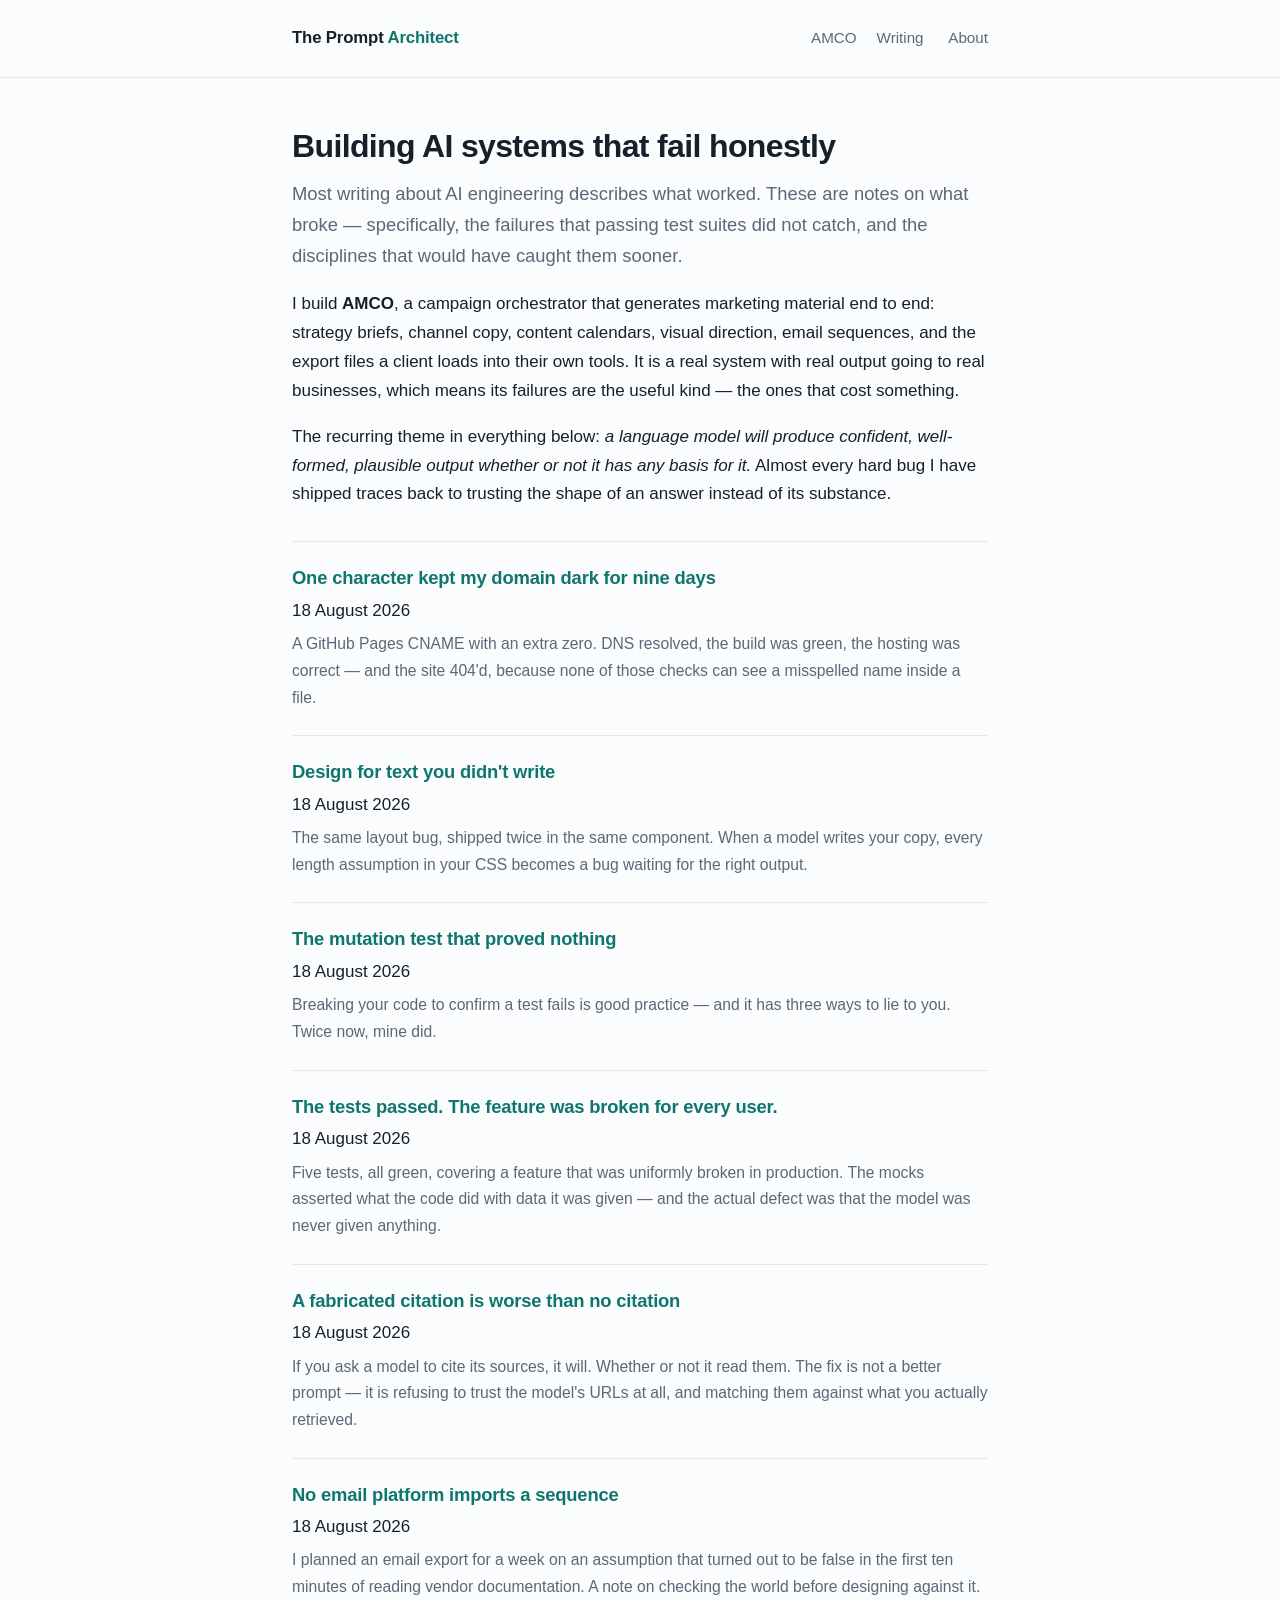
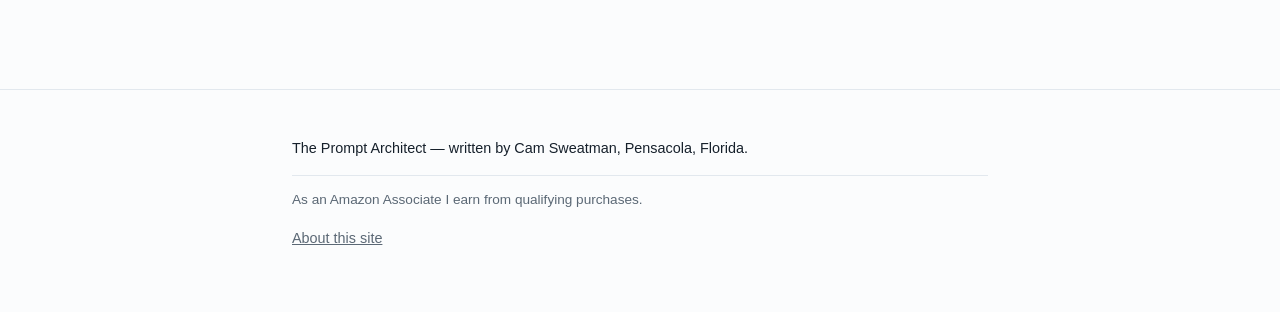
<file: writing/index.html>
<!doctype html>
<html lang="en">
<head>
<meta charset="utf-8">
<meta name="viewport" content="width=device-width, initial-scale=1">
<title>The Prompt Architect — building AI systems that fail honestly</title>
<meta name="description" content="Field notes on building reliable AI systems: evidence discipline, verification that actually catches defects, and what shipping to real users teaches that tests cannot.">
<link rel="stylesheet" href="/style.css">
<link rel="icon" href="data:image/svg+xml,<svg xmlns='http://www.w3.org/2000/svg' viewBox='0 0 16 16'><text y='13' font-size='13'>◆</text></svg>">
</head>
<body>

<header class="site">
  <div class="wrap">
    <a class="brand" href="/writing/">The Prompt <span>Architect</span></a>
    <nav>
      <a href="/">AMCO</a><a href="/writing/">Writing</a>
      <a href="/about.html">About</a>
    </nav>
  </div>
</header>

<main class="wrap">

  <h1>Building AI systems that fail honestly</h1>
  <p class="lede">
    Most writing about AI engineering describes what worked. These are notes on
    what broke — specifically, the failures that passing test suites did not
    catch, and the disciplines that would have caught them sooner.
  </p>

  <p>
    I build <strong>AMCO</strong>, a campaign orchestrator that generates marketing
    material end to end: strategy briefs, channel copy, content calendars, visual
    direction, email sequences, and the export files a client loads into their own
    tools. It is a real system with real output going to real businesses, which
    means its failures are the useful kind — the ones that cost something.
  </p>

  <p>
    The recurring theme in everything below: <em>a language model will produce
    confident, well-formed, plausible output whether or not it has any basis for
    it.</em> Almost every hard bug I have shipped traces back to trusting the
    shape of an answer instead of its substance.
  </p>

  <ul class="posts">
    <li>
      <h2><a href="/writing/one-character-kept-my-domain-dark.html">One character kept my domain dark for nine days</a></h2>
      <time datetime="2026-08-18">18 August 2026</time>
      <p>
        A GitHub Pages CNAME with an extra zero. DNS resolved, the build was
        green, the hosting was correct — and the site 404'd, because none of
        those checks can see a misspelled name inside a file.
      </p>
    </li>
    <li>
      <h2><a href="/writing/design-for-text-you-didnt-write.html">Design for text you didn't write</a></h2>
      <time datetime="2026-08-18">18 August 2026</time>
      <p>
        The same layout bug, shipped twice in the same component. When a model
        writes your copy, every length assumption in your CSS becomes a bug
        waiting for the right output.
      </p>
    </li>
    <li>
      <h2><a href="/writing/the-mutation-test-that-proved-nothing.html">The mutation test that proved nothing</a></h2>
      <time datetime="2026-08-18">18 August 2026</time>
      <p>
        Breaking your code to confirm a test fails is good practice — and it has
        three ways to lie to you. Twice now, mine did.
      </p>
    </li>
    <li>
      <h2><a href="/writing/tests-passed-production-broke.html">The tests passed. The feature was broken for every user.</a></h2>
      <time datetime="2026-08-18">18 August 2026</time>
      <p>
        Five tests, all green, covering a feature that was uniformly broken in
        production. The mocks asserted what the code did with data it was given —
        and the actual defect was that the model was never given anything.
      </p>
    </li>
    <li>
      <h2><a href="/writing/fabricated-citations.html">A fabricated citation is worse than no citation</a></h2>
      <time datetime="2026-08-18">18 August 2026</time>
      <p>
        If you ask a model to cite its sources, it will. Whether or not it read
        them. The fix is not a better prompt — it is refusing to trust the model's
        URLs at all, and matching them against what you actually retrieved.
      </p>
    </li>
    <li>
      <h2><a href="/writing/no-esp-imports-a-sequence.html">No email platform imports a sequence</a></h2>
      <time datetime="2026-08-18">18 August 2026</time>
      <p>
        I planned an email export for a week on an assumption that turned out to
        be false in the first ten minutes of reading vendor documentation. A note
        on checking the world before designing against it.
      </p>
    </li>
  </ul>

</main>

<footer class="site">
  <div class="wrap">
    <p>The Prompt Architect — written by Cam Sweatman, Pensacola, Florida.</p>
    <p class="disclosure">As an Amazon Associate I earn from qualifying purchases.</p>
    <p><a href="/about.html">About this site</a></p>
  </div>
</footer>

</body>
</html>
</file>
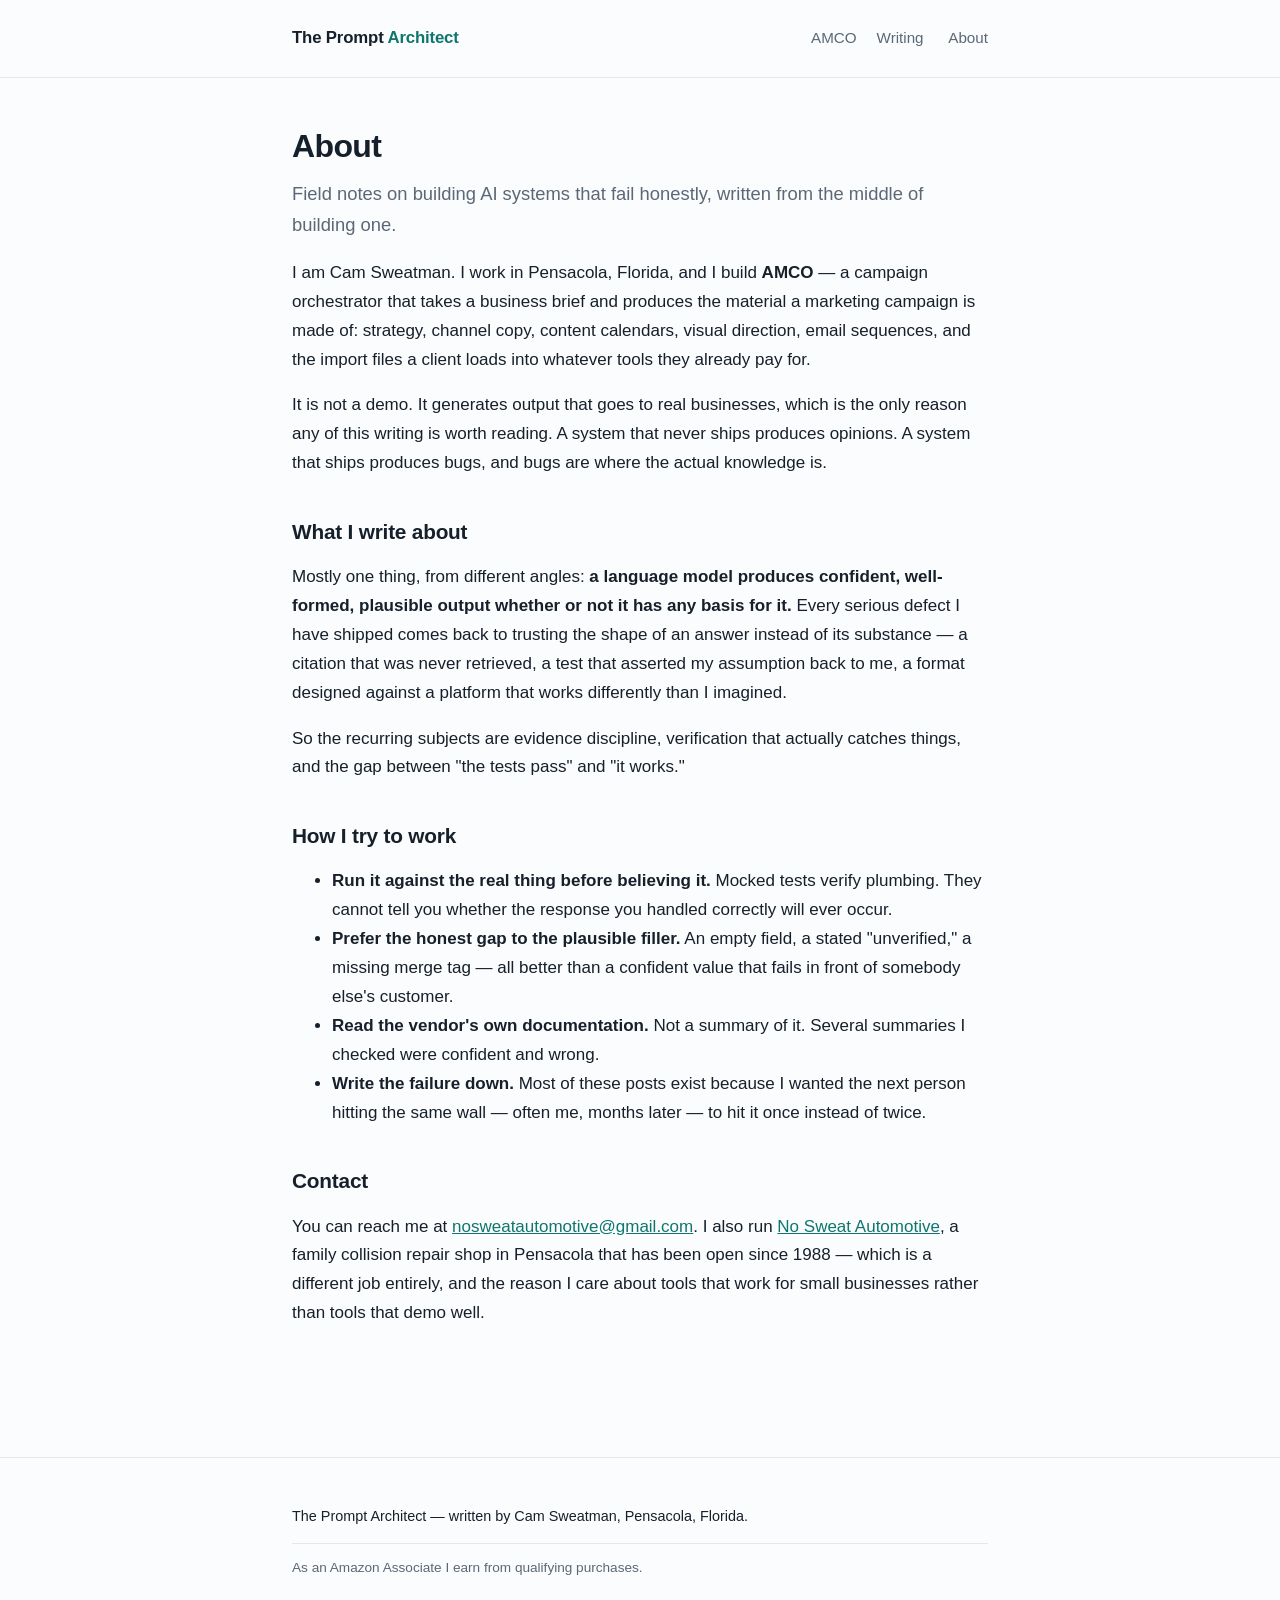
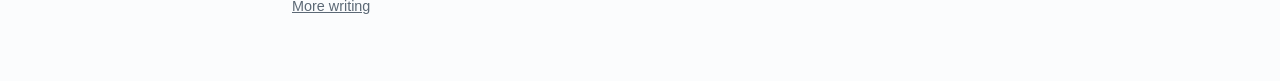
<file: about.html>
<!doctype html>
<html lang="en">
<head>
<meta charset="utf-8">
<meta name="viewport" content="width=device-width, initial-scale=1">
<title>About — The Prompt Architect</title>
<meta name="description" content="About The Prompt Architect: field notes on building reliable AI systems, written by Cam Sweatman.">
<link rel="stylesheet" href="/style.css">
<link rel="icon" href="data:image/svg+xml,<svg xmlns='http://www.w3.org/2000/svg' viewBox='0 0 16 16'><text y='13' font-size='13'>◆</text></svg>">
</head>
<body>

<header class="site">
  <div class="wrap">
    <a class="brand" href="/writing/">The Prompt <span>Architect</span></a>
    <nav>
      <a href="/">AMCO</a><a href="/writing/">Writing</a>
      <a href="/about.html">About</a>
    </nav>
  </div>
</header>

<main class="wrap">
<article>

<h1>About</h1>

<p class="lede">
  Field notes on building AI systems that fail honestly, written from the middle
  of building one.
</p>

<p>
  I am Cam Sweatman. I work in Pensacola, Florida, and I build
  <strong>AMCO</strong> — a campaign orchestrator that takes a business brief and
  produces the material a marketing campaign is made of: strategy, channel copy,
  content calendars, visual direction, email sequences, and the import files a
  client loads into whatever tools they already pay for.
</p>

<p>
  It is not a demo. It generates output that goes to real businesses, which is
  the only reason any of this writing is worth reading. A system that never ships
  produces opinions. A system that ships produces bugs, and bugs are where the
  actual knowledge is.
</p>

<h2>What I write about</h2>

<p>
  Mostly one thing, from different angles: <strong>a language model produces
  confident, well-formed, plausible output whether or not it has any basis for
  it.</strong> Every serious defect I have shipped comes back to trusting the
  shape of an answer instead of its substance — a citation that was never
  retrieved, a test that asserted my assumption back to me, a format designed
  against a platform that works differently than I imagined.
</p>

<p>
  So the recurring subjects are evidence discipline, verification that actually
  catches things, and the gap between "the tests pass" and "it works."
</p>

<h2>How I try to work</h2>

<ul>
  <li>
    <strong>Run it against the real thing before believing it.</strong> Mocked
    tests verify plumbing. They cannot tell you whether the response you handled
    correctly will ever occur.
  </li>
  <li>
    <strong>Prefer the honest gap to the plausible filler.</strong> An empty
    field, a stated "unverified," a missing merge tag — all better than a
    confident value that fails in front of somebody else's customer.
  </li>
  <li>
    <strong>Read the vendor's own documentation.</strong> Not a summary of it.
    Several summaries I checked were confident and wrong.
  </li>
  <li>
    <strong>Write the failure down.</strong> Most of these posts exist because I
    wanted the next person hitting the same wall — often me, months later — to
    hit it once instead of twice.
  </li>
</ul>

<h2>Contact</h2>

<p>
  You can reach me at
  <a href="mailto:nosweatautomotive@gmail.com">nosweatautomotive@gmail.com</a>.
  I also run <a href="https://nosweatautomotive.com">No Sweat Automotive</a>, a
  family collision repair shop in Pensacola that has been open since 1988 — which
  is a different job entirely, and the reason I care about tools that work for
  small businesses rather than tools that demo well.
</p>

</article>
</main>

<footer class="site">
  <div class="wrap">
    <p>The Prompt Architect — written by Cam Sweatman, Pensacola, Florida.</p>
    <p class="disclosure">As an Amazon Associate I earn from qualifying purchases.</p>
    <p><a href="/writing/">More writing</a></p>
  </div>
</footer>

</body>
</html>
</file>
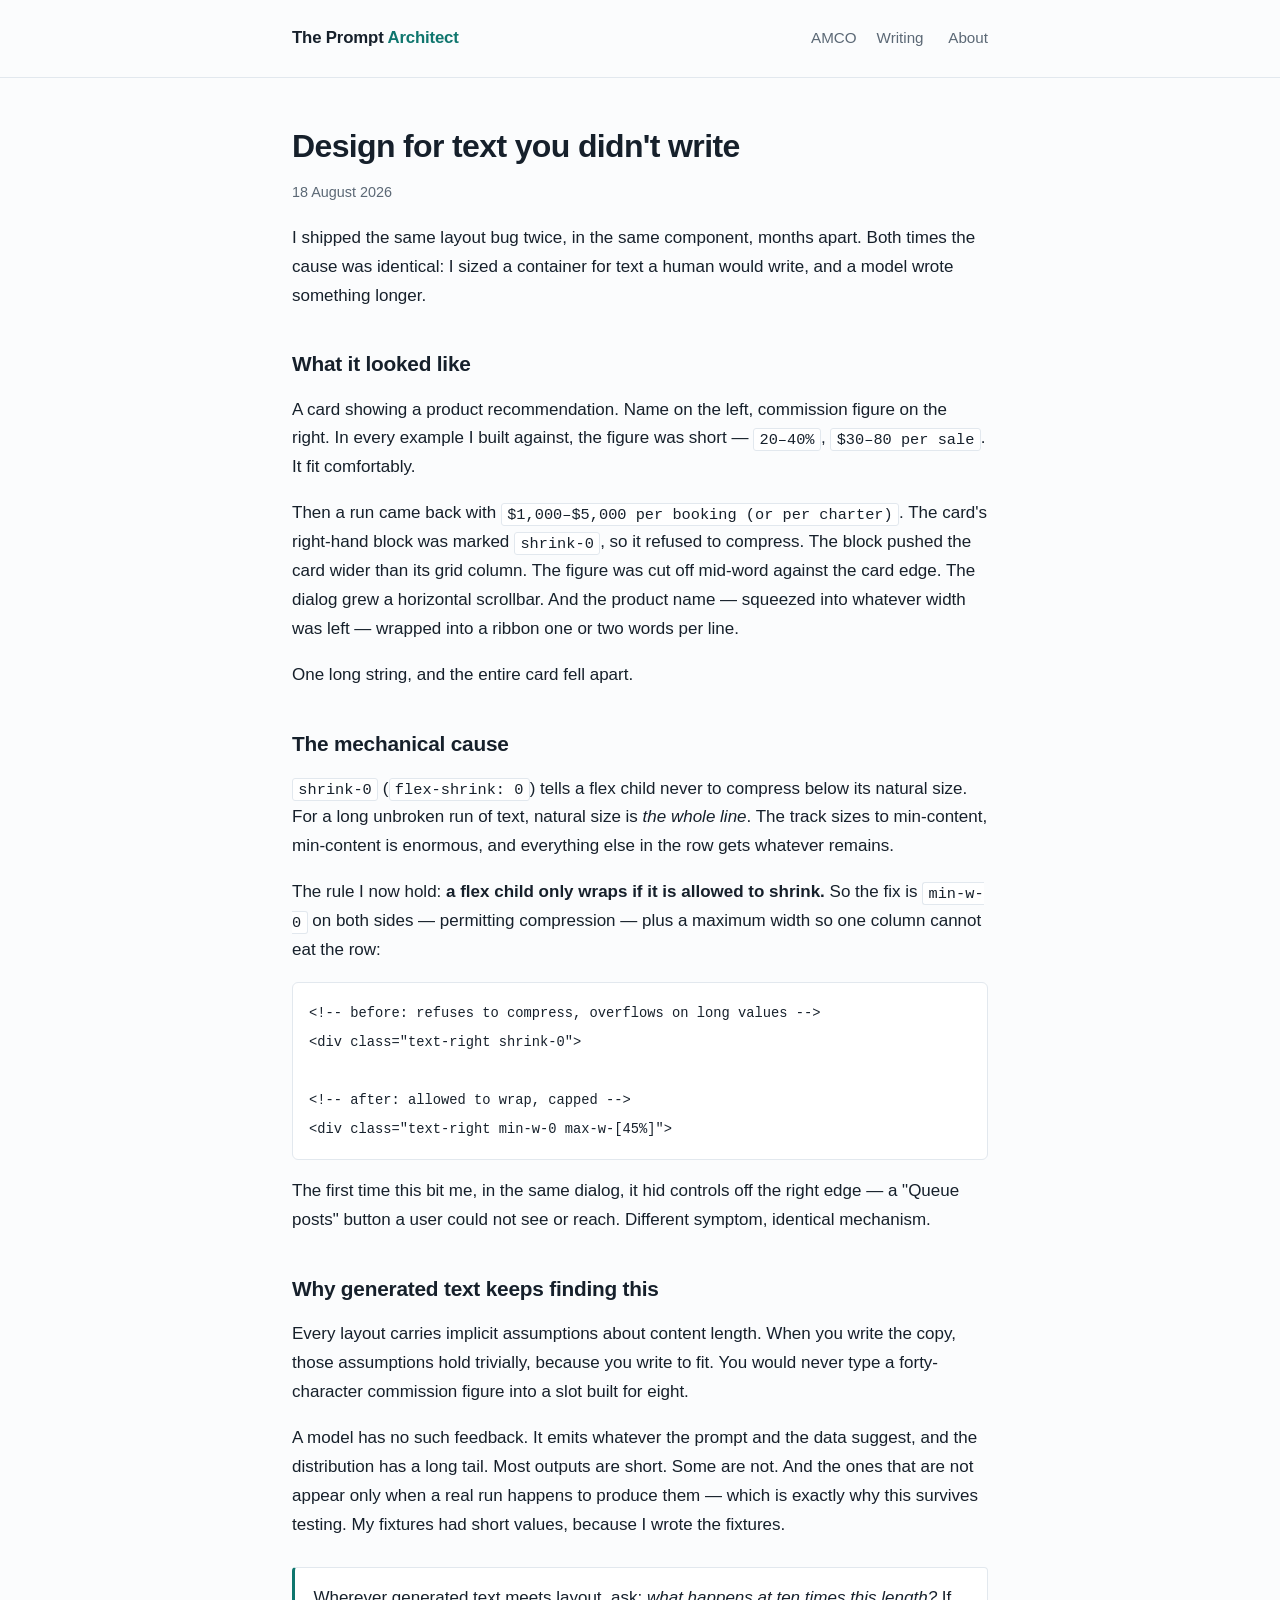
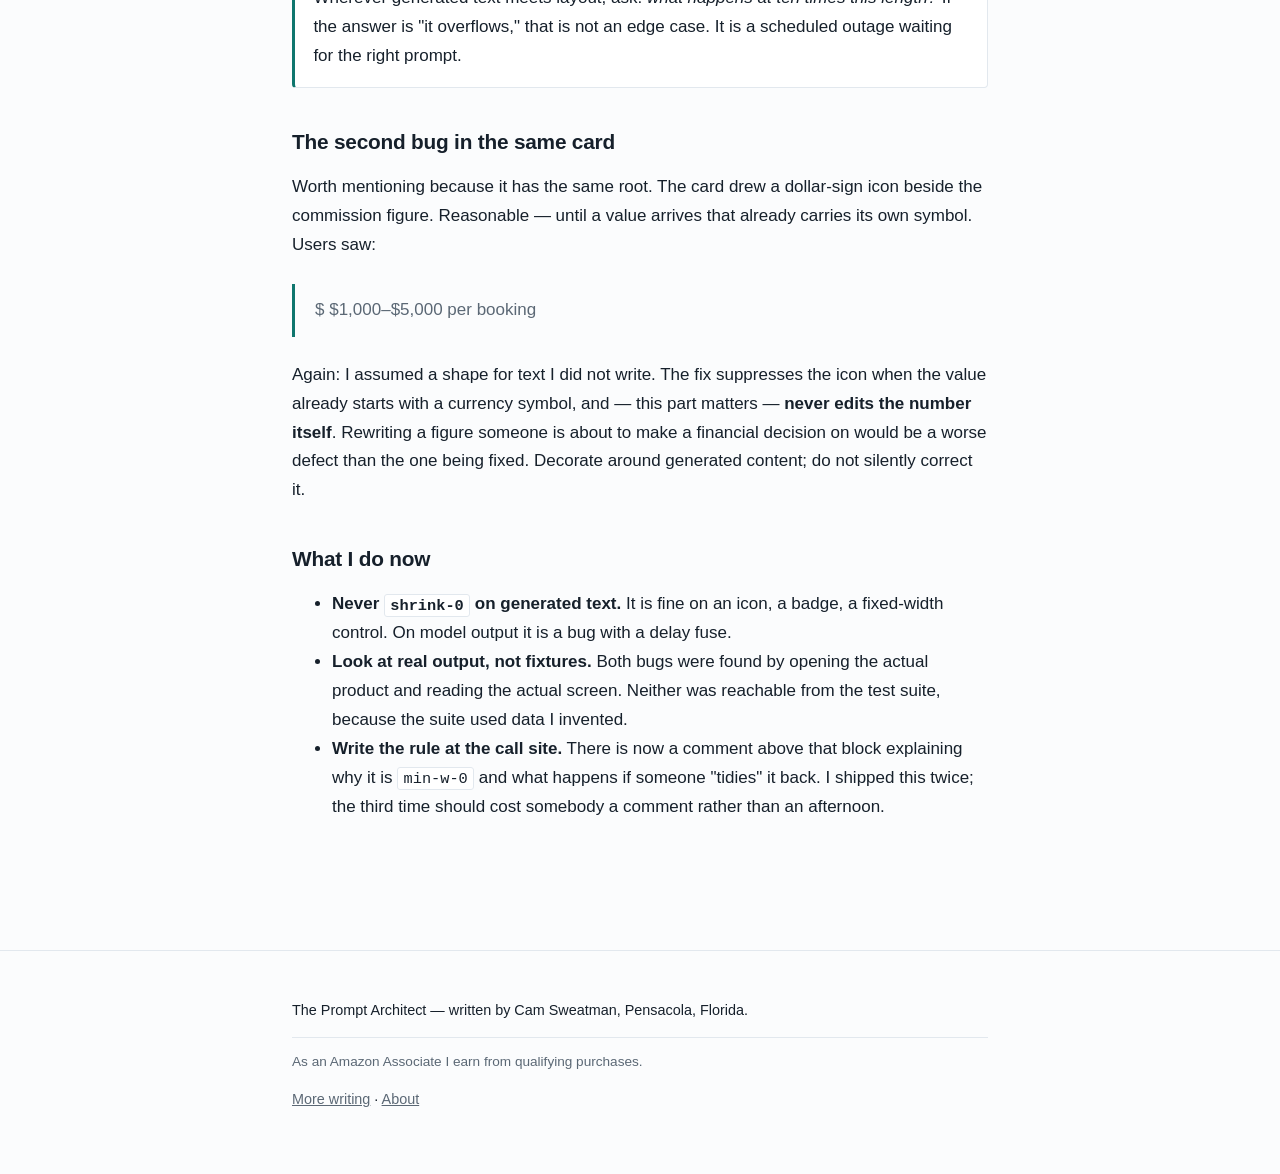
<file: writing/design-for-text-you-didnt-write.html>
<!doctype html>
<html lang="en">
<head>
<meta charset="utf-8">
<meta name="viewport" content="width=device-width, initial-scale=1">
<title>Design for text you didn't write — The Prompt Architect</title>
<meta name="description" content="A layout bug I shipped twice in the same component. When a model writes your copy, every length assumption in your CSS becomes a bug waiting for the right output.">
<link rel="stylesheet" href="/style.css">
<link rel="icon" href="data:image/svg+xml,<svg xmlns='http://www.w3.org/2000/svg' viewBox='0 0 16 16'><text y='13' font-size='13'>◆</text></svg>">
</head>
<body>

<header class="site">
  <div class="wrap">
    <a class="brand" href="/writing/">The Prompt <span>Architect</span></a>
    <nav>
      <a href="/">AMCO</a><a href="/writing/">Writing</a>
      <a href="/about.html">About</a>
    </nav>
  </div>
</header>

<main class="wrap">
<article>

<h1>Design for text you didn't write</h1>
<time datetime="2026-08-18">18 August 2026</time>

<p>
  I shipped the same layout bug twice, in the same component, months apart. Both
  times the cause was identical: I sized a container for text a human would
  write, and a model wrote something longer.
</p>

<h2>What it looked like</h2>

<p>
  A card showing a product recommendation. Name on the left, commission figure on
  the right. In every example I built against, the figure was short —
  <code>20–40%</code>, <code>$30–80 per sale</code>. It fit comfortably.
</p>

<p>
  Then a run came back with <code>$1,000–$5,000 per booking (or per
  charter)</code>. The card's right-hand block was marked <code>shrink-0</code>,
  so it refused to compress. The block pushed the card wider than its grid
  column. The figure was cut off mid-word against the card edge. The dialog grew
  a horizontal scrollbar. And the product name — squeezed into whatever width
  was left — wrapped into a ribbon one or two words per line.
</p>

<p>
  One long string, and the entire card fell apart.
</p>

<h2>The mechanical cause</h2>

<p>
  <code>shrink-0</code> (<code>flex-shrink: 0</code>) tells a flex child never to
  compress below its natural size. For a long unbroken run of text, natural size
  is <em>the whole line</em>. The track sizes to min-content, min-content is
  enormous, and everything else in the row gets whatever remains.
</p>

<p>
  The rule I now hold: <strong>a flex child only wraps if it is allowed to
  shrink.</strong> So the fix is <code>min-w-0</code> on both sides — permitting
  compression — plus a maximum width so one column cannot eat the row:
</p>

<pre><code>&lt;!-- before: refuses to compress, overflows on long values --&gt;
&lt;div class="text-right shrink-0"&gt;

&lt;!-- after: allowed to wrap, capped --&gt;
&lt;div class="text-right min-w-0 max-w-[45%]"&gt;</code></pre>

<p>
  The first time this bit me, in the same dialog, it hid controls off the right
  edge — a "Queue posts" button a user could not see or reach. Different symptom,
  identical mechanism.
</p>

<h2>Why generated text keeps finding this</h2>

<p>
  Every layout carries implicit assumptions about content length. When you write
  the copy, those assumptions hold trivially, because you write to fit. You would
  never type a forty-character commission figure into a slot built for eight.
</p>

<p>
  A model has no such feedback. It emits whatever the prompt and the data
  suggest, and the distribution has a long tail. Most outputs are short. Some are
  not. And the ones that are not appear only when a real run happens to produce
  them — which is exactly why this survives testing. My fixtures had short
  values, because I wrote the fixtures.
</p>

<div class="note">
  <p>
    Wherever generated text meets layout, ask: <em>what happens at ten times this
    length?</em> If the answer is "it overflows," that is not an edge case. It is
    a scheduled outage waiting for the right prompt.
  </p>
</div>

<h2>The second bug in the same card</h2>

<p>
  Worth mentioning because it has the same root. The card drew a dollar-sign icon
  beside the commission figure. Reasonable — until a value arrives that already
  carries its own symbol. Users saw:
</p>

<blockquote>$ $1,000–$5,000 per booking</blockquote>

<p>
  Again: I assumed a shape for text I did not write. The fix suppresses the icon
  when the value already starts with a currency symbol, and — this part matters —
  <strong>never edits the number itself</strong>. Rewriting a figure someone is
  about to make a financial decision on would be a worse defect than the one
  being fixed. Decorate around generated content; do not silently correct it.
</p>

<h2>What I do now</h2>

<ul>
  <li>
    <strong>Never <code>shrink-0</code> on generated text.</strong> It is fine on
    an icon, a badge, a fixed-width control. On model output it is a bug with a
    delay fuse.
  </li>
  <li>
    <strong>Look at real output, not fixtures.</strong> Both bugs were found by
    opening the actual product and reading the actual screen. Neither was
    reachable from the test suite, because the suite used data I invented.
  </li>
  <li>
    <strong>Write the rule at the call site.</strong> There is now a comment
    above that block explaining why it is <code>min-w-0</code> and what happens
    if someone "tidies" it back. I shipped this twice; the third time should cost
    somebody a comment rather than an afternoon.
  </li>
</ul>

</article>
</main>

<footer class="site">
  <div class="wrap">
    <p>The Prompt Architect — written by Cam Sweatman, Pensacola, Florida.</p>
    <p class="disclosure">As an Amazon Associate I earn from qualifying purchases.</p>
    <p><a href="/writing/">More writing</a> · <a href="/about.html">About</a></p>
  </div>
</footer>

</body>
</html>
</file>
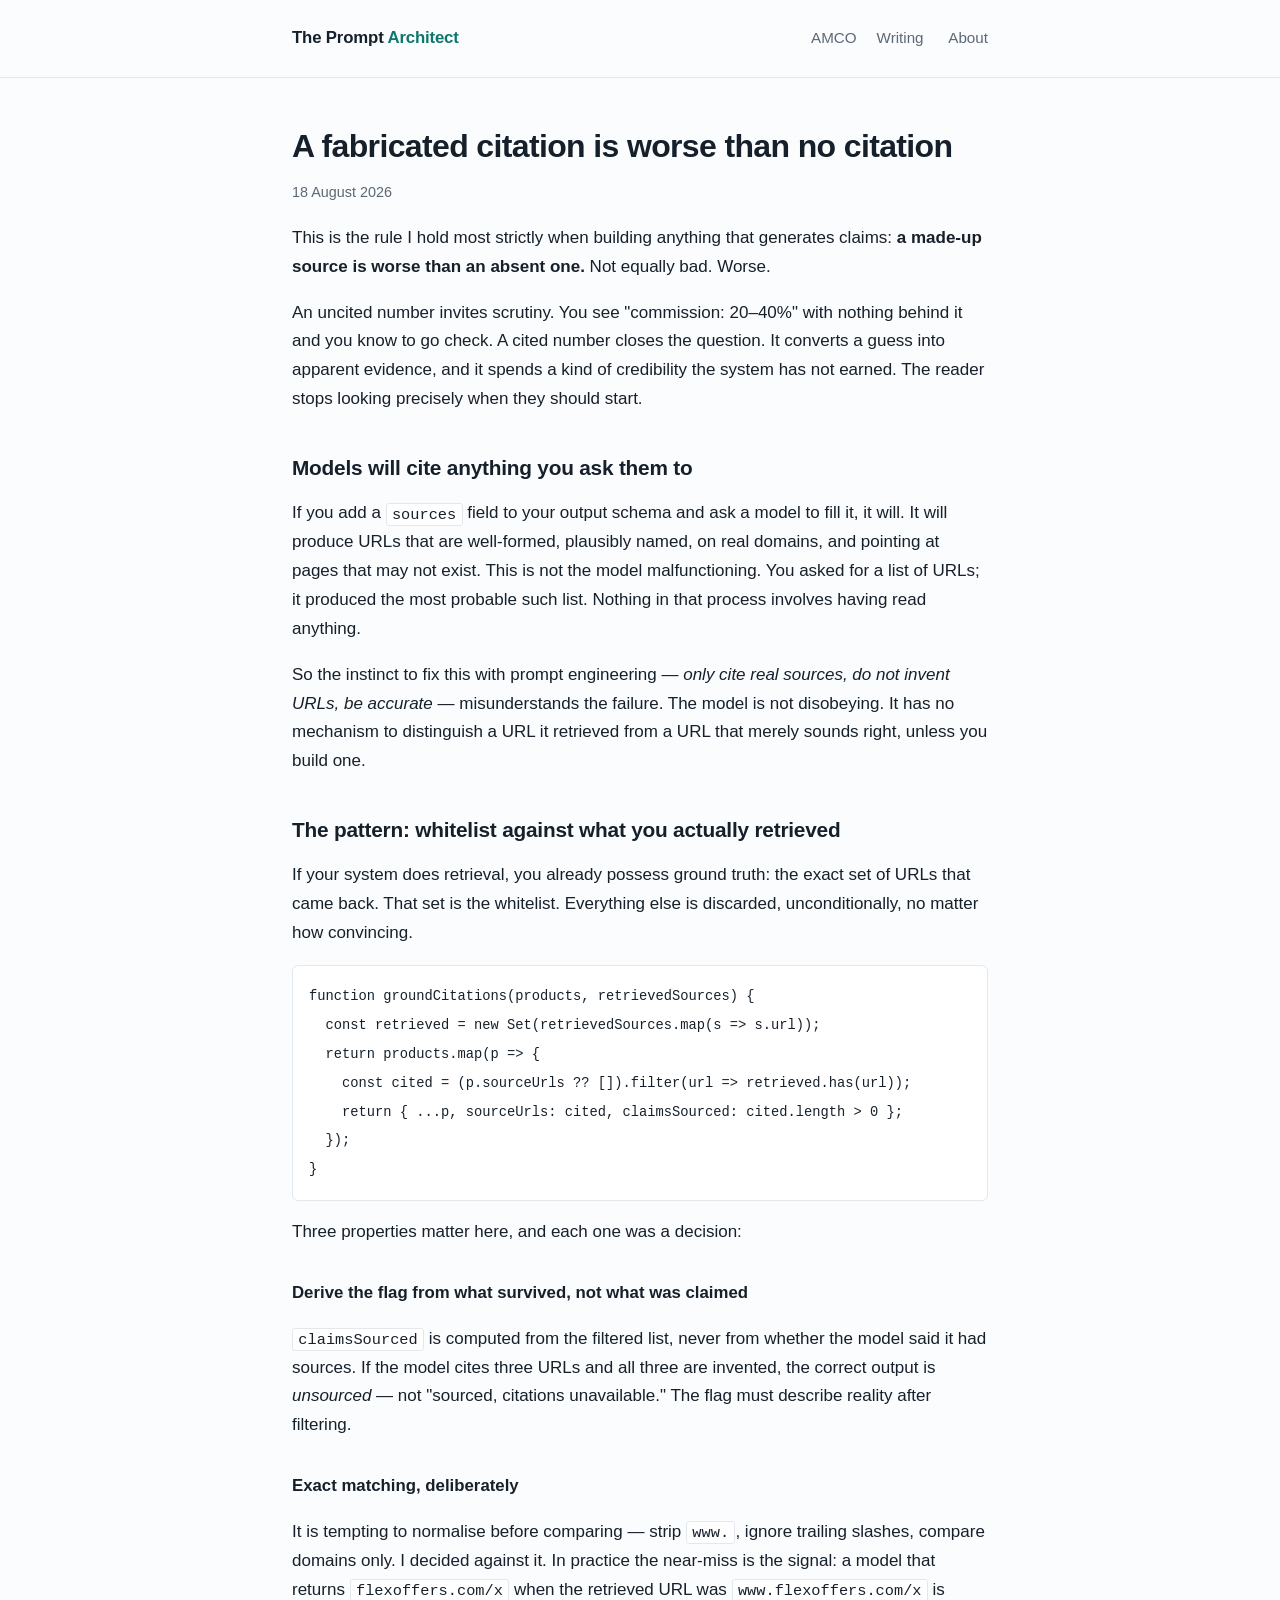
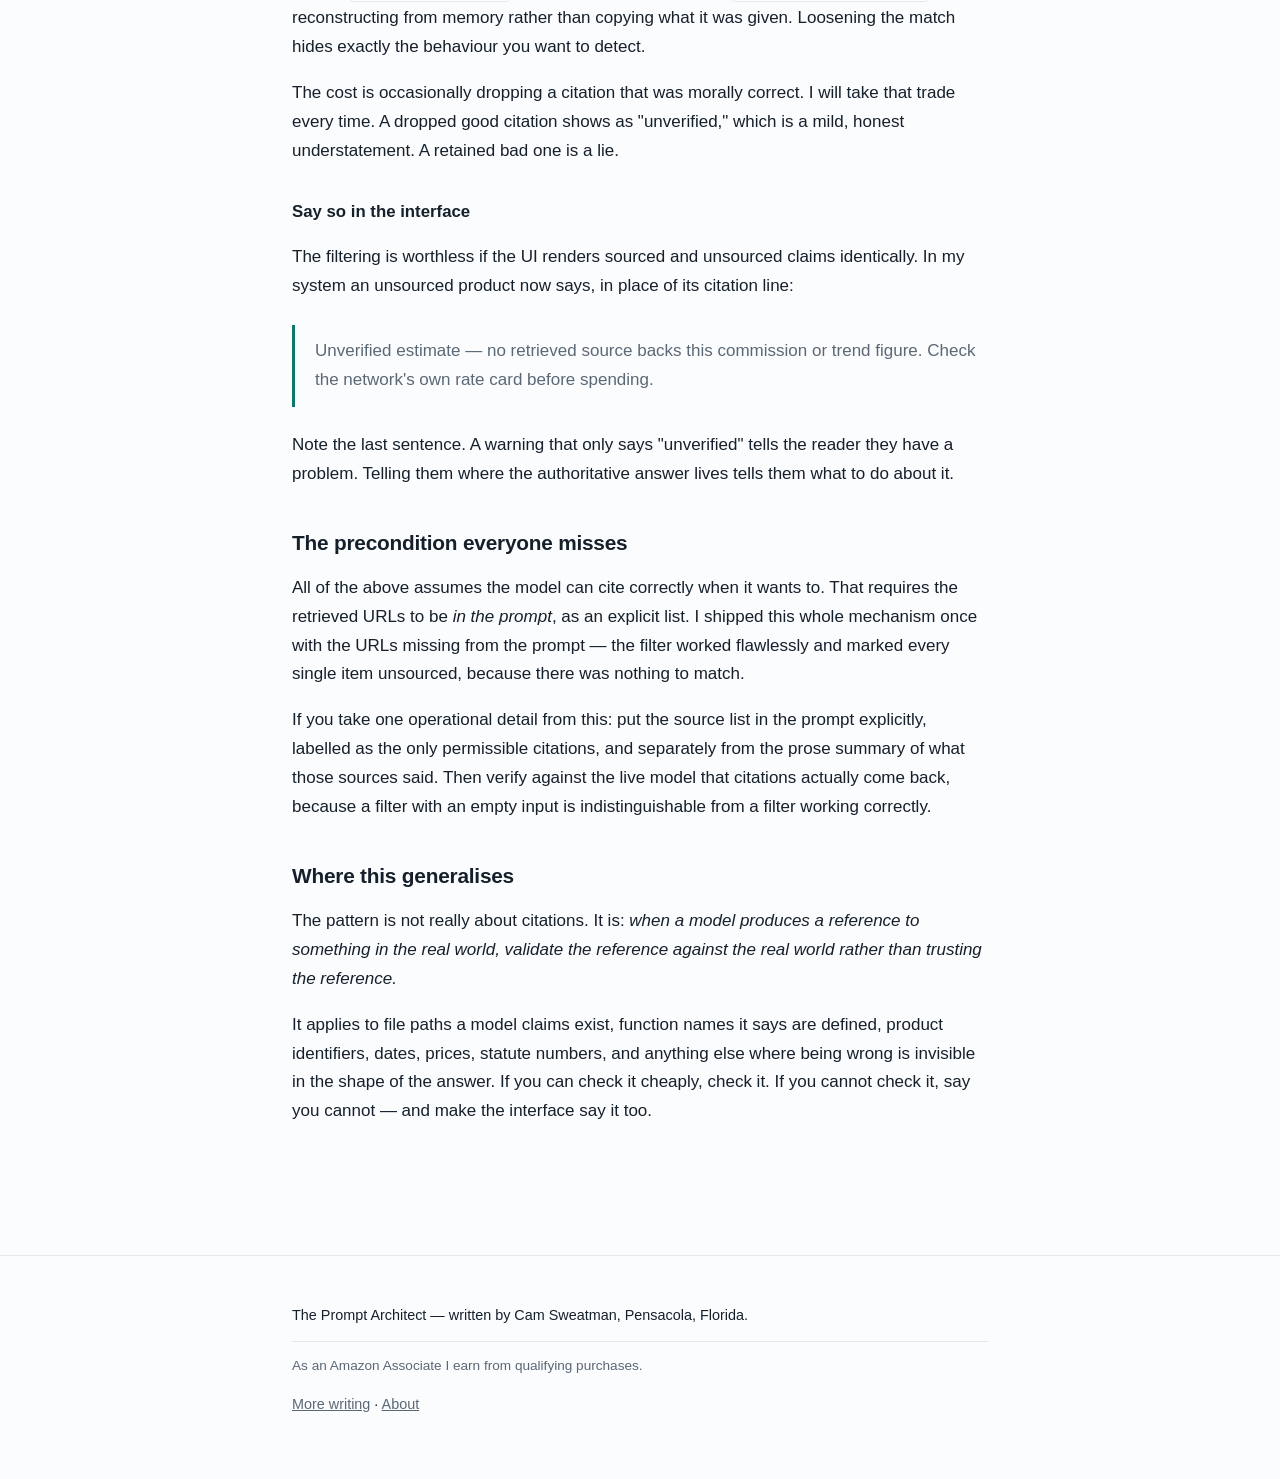
<file: writing/fabricated-citations.html>
<!doctype html>
<html lang="en">
<head>
<meta charset="utf-8">
<meta name="viewport" content="width=device-width, initial-scale=1">
<title>A fabricated citation is worse than no citation — The Prompt Architect</title>
<meta name="description" content="Why you should never trust a model's URLs, and the whitelist pattern that makes citation in an LLM feature actually mean something.">
<link rel="stylesheet" href="/style.css">
<link rel="icon" href="data:image/svg+xml,<svg xmlns='http://www.w3.org/2000/svg' viewBox='0 0 16 16'><text y='13' font-size='13'>◆</text></svg>">
</head>
<body>

<header class="site">
  <div class="wrap">
    <a class="brand" href="/writing/">The Prompt <span>Architect</span></a>
    <nav>
      <a href="/">AMCO</a><a href="/writing/">Writing</a>
      <a href="/about.html">About</a>
    </nav>
  </div>
</header>

<main class="wrap">
<article>

<h1>A fabricated citation is worse than no citation</h1>
<time datetime="2026-08-18">18 August 2026</time>

<p>
  This is the rule I hold most strictly when building anything that generates
  claims: <strong>a made-up source is worse than an absent one.</strong> Not
  equally bad. Worse.
</p>

<p>
  An uncited number invites scrutiny. You see "commission: 20–40%" with nothing
  behind it and you know to go check. A cited number closes the question. It
  converts a guess into apparent evidence, and it spends a kind of credibility
  the system has not earned. The reader stops looking precisely when they should
  start.
</p>

<h2>Models will cite anything you ask them to</h2>

<p>
  If you add a <code>sources</code> field to your output schema and ask a model
  to fill it, it will. It will produce URLs that are well-formed, plausibly
  named, on real domains, and pointing at pages that may not exist. This is not
  the model malfunctioning. You asked for a list of URLs; it produced the most
  probable such list. Nothing in that process involves having read anything.
</p>

<p>
  So the instinct to fix this with prompt engineering — <em>only cite real
  sources, do not invent URLs, be accurate</em> — misunderstands the failure. The
  model is not disobeying. It has no mechanism to distinguish a URL it retrieved
  from a URL that merely sounds right, unless you build one.
</p>

<h2>The pattern: whitelist against what you actually retrieved</h2>

<p>
  If your system does retrieval, you already possess ground truth: the exact set
  of URLs that came back. That set is the whitelist. Everything else is
  discarded, unconditionally, no matter how convincing.
</p>

<pre><code>function groundCitations(products, retrievedSources) {
  const retrieved = new Set(retrievedSources.map(s =&gt; s.url));
  return products.map(p =&gt; {
    const cited = (p.sourceUrls ?? []).filter(url =&gt; retrieved.has(url));
    return { ...p, sourceUrls: cited, claimsSourced: cited.length &gt; 0 };
  });
}</code></pre>

<p>
  Three properties matter here, and each one was a decision:
</p>

<h3>Derive the flag from what survived, not what was claimed</h3>

<p>
  <code>claimsSourced</code> is computed from the filtered list, never from
  whether the model said it had sources. If the model cites three URLs and all
  three are invented, the correct output is <em>unsourced</em> — not "sourced,
  citations unavailable." The flag must describe reality after filtering.
</p>

<h3>Exact matching, deliberately</h3>

<p>
  It is tempting to normalise before comparing — strip <code>www.</code>, ignore
  trailing slashes, compare domains only. I decided against it. In practice the
  near-miss is the signal: a model that returns <code>flexoffers.com/x</code>
  when the retrieved URL was <code>www.flexoffers.com/x</code> is reconstructing
  from memory rather than copying what it was given. Loosening the match hides
  exactly the behaviour you want to detect.
</p>

<p>
  The cost is occasionally dropping a citation that was morally correct. I will
  take that trade every time. A dropped good citation shows as "unverified,"
  which is a mild, honest understatement. A retained bad one is a lie.
</p>

<h3>Say so in the interface</h3>

<p>
  The filtering is worthless if the UI renders sourced and unsourced claims
  identically. In my system an unsourced product now says, in place of its
  citation line:
</p>

<blockquote>
  Unverified estimate — no retrieved source backs this commission or trend
  figure. Check the network's own rate card before spending.
</blockquote>

<p>
  Note the last sentence. A warning that only says "unverified" tells the reader
  they have a problem. Telling them where the authoritative answer lives tells
  them what to do about it.
</p>

<h2>The precondition everyone misses</h2>

<p>
  All of the above assumes the model can cite correctly when it wants to. That
  requires the retrieved URLs to be <em>in the prompt</em>, as an explicit list.
  I shipped this whole mechanism once with the URLs missing from the prompt — the
  filter worked flawlessly and marked every single item unsourced, because there
  was nothing to match.
</p>

<p>
  If you take one operational detail from this: put the source list in the
  prompt explicitly, labelled as the only permissible citations, and separately
  from the prose summary of what those sources said. Then verify against the
  live model that citations actually come back, because a filter with an empty
  input is indistinguishable from a filter working correctly.
</p>

<h2>Where this generalises</h2>

<p>
  The pattern is not really about citations. It is: <em>when a model produces a
  reference to something in the real world, validate the reference against the
  real world rather than trusting the reference.</em>
</p>

<p>
  It applies to file paths a model claims exist, function names it says are
  defined, product identifiers, dates, prices, statute numbers, and anything else
  where being wrong is invisible in the shape of the answer. If you can check it
  cheaply, check it. If you cannot check it, say you cannot — and make the
  interface say it too.
</p>

</article>
</main>

<footer class="site">
  <div class="wrap">
    <p>The Prompt Architect — written by Cam Sweatman, Pensacola, Florida.</p>
    <p class="disclosure">As an Amazon Associate I earn from qualifying purchases.</p>
    <p><a href="/writing/">More writing</a> · <a href="/about.html">About</a></p>
  </div>
</footer>

</body>
</html>
</file>
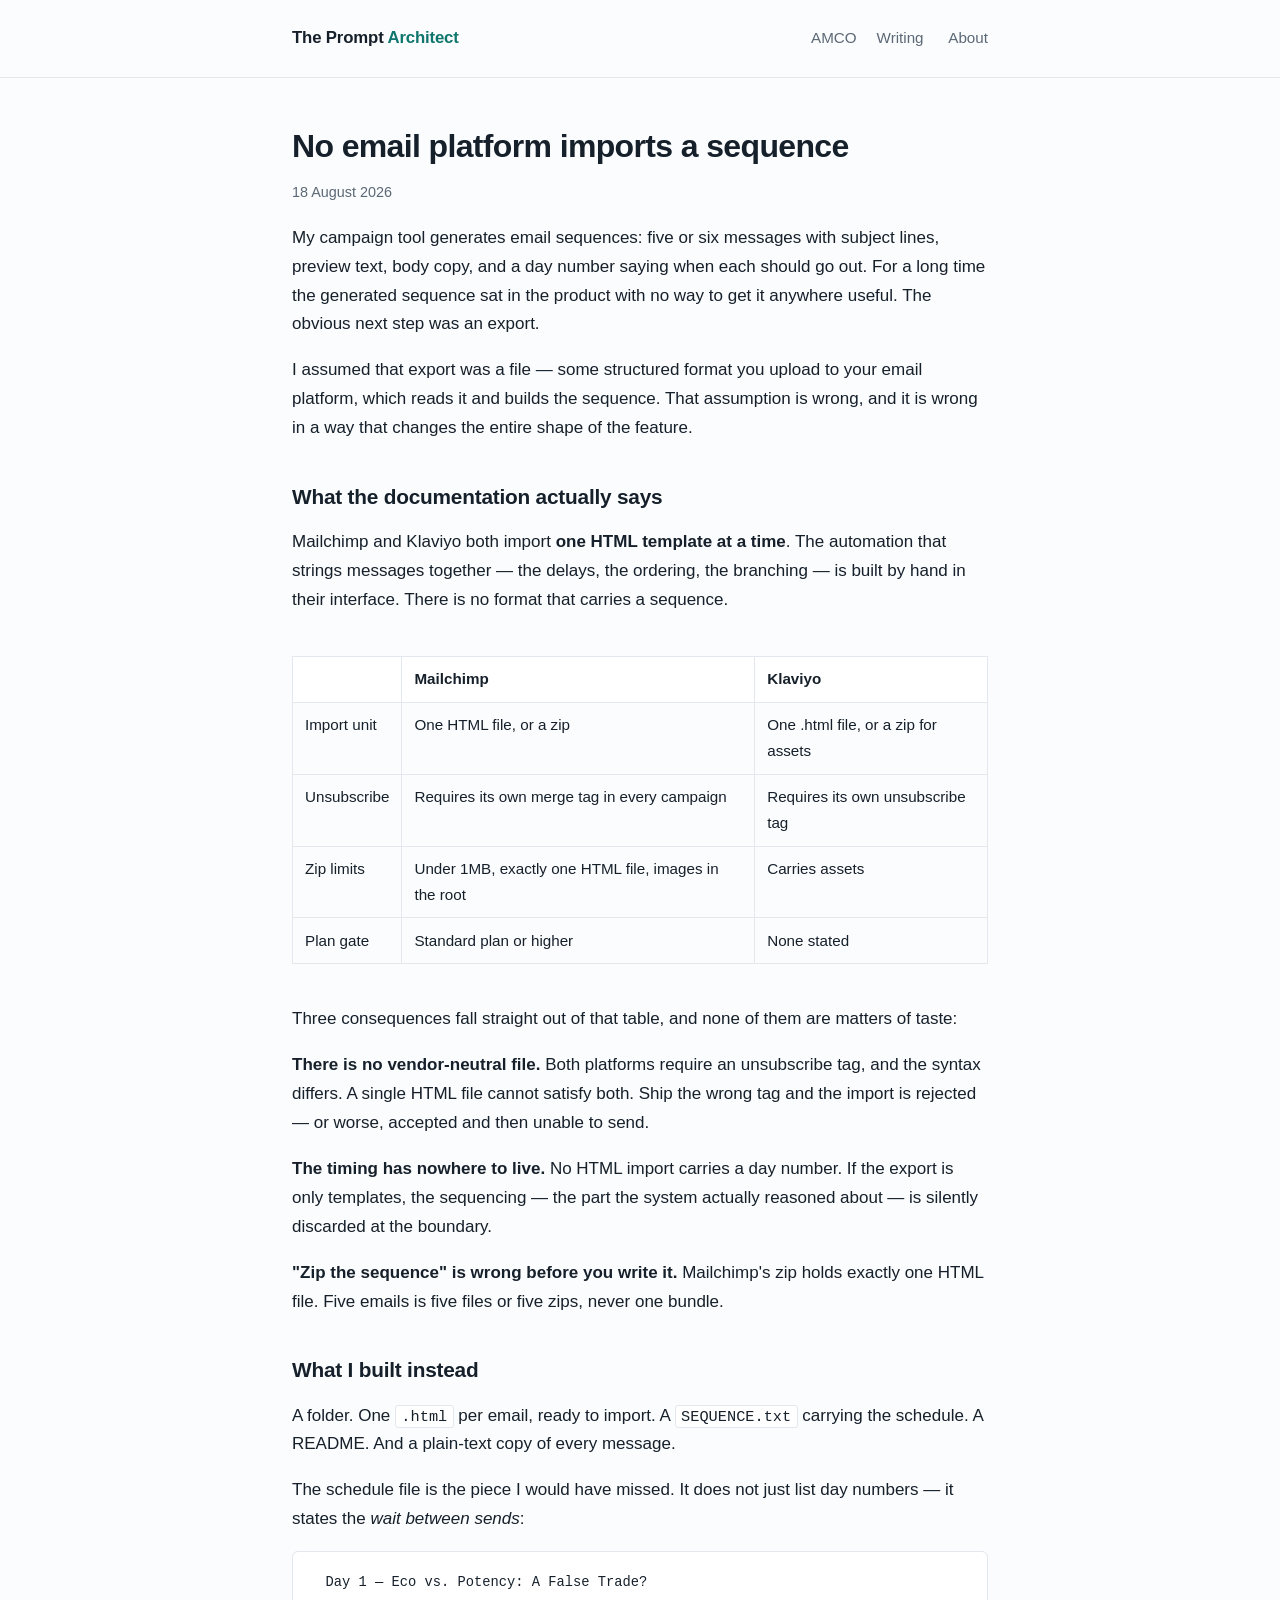
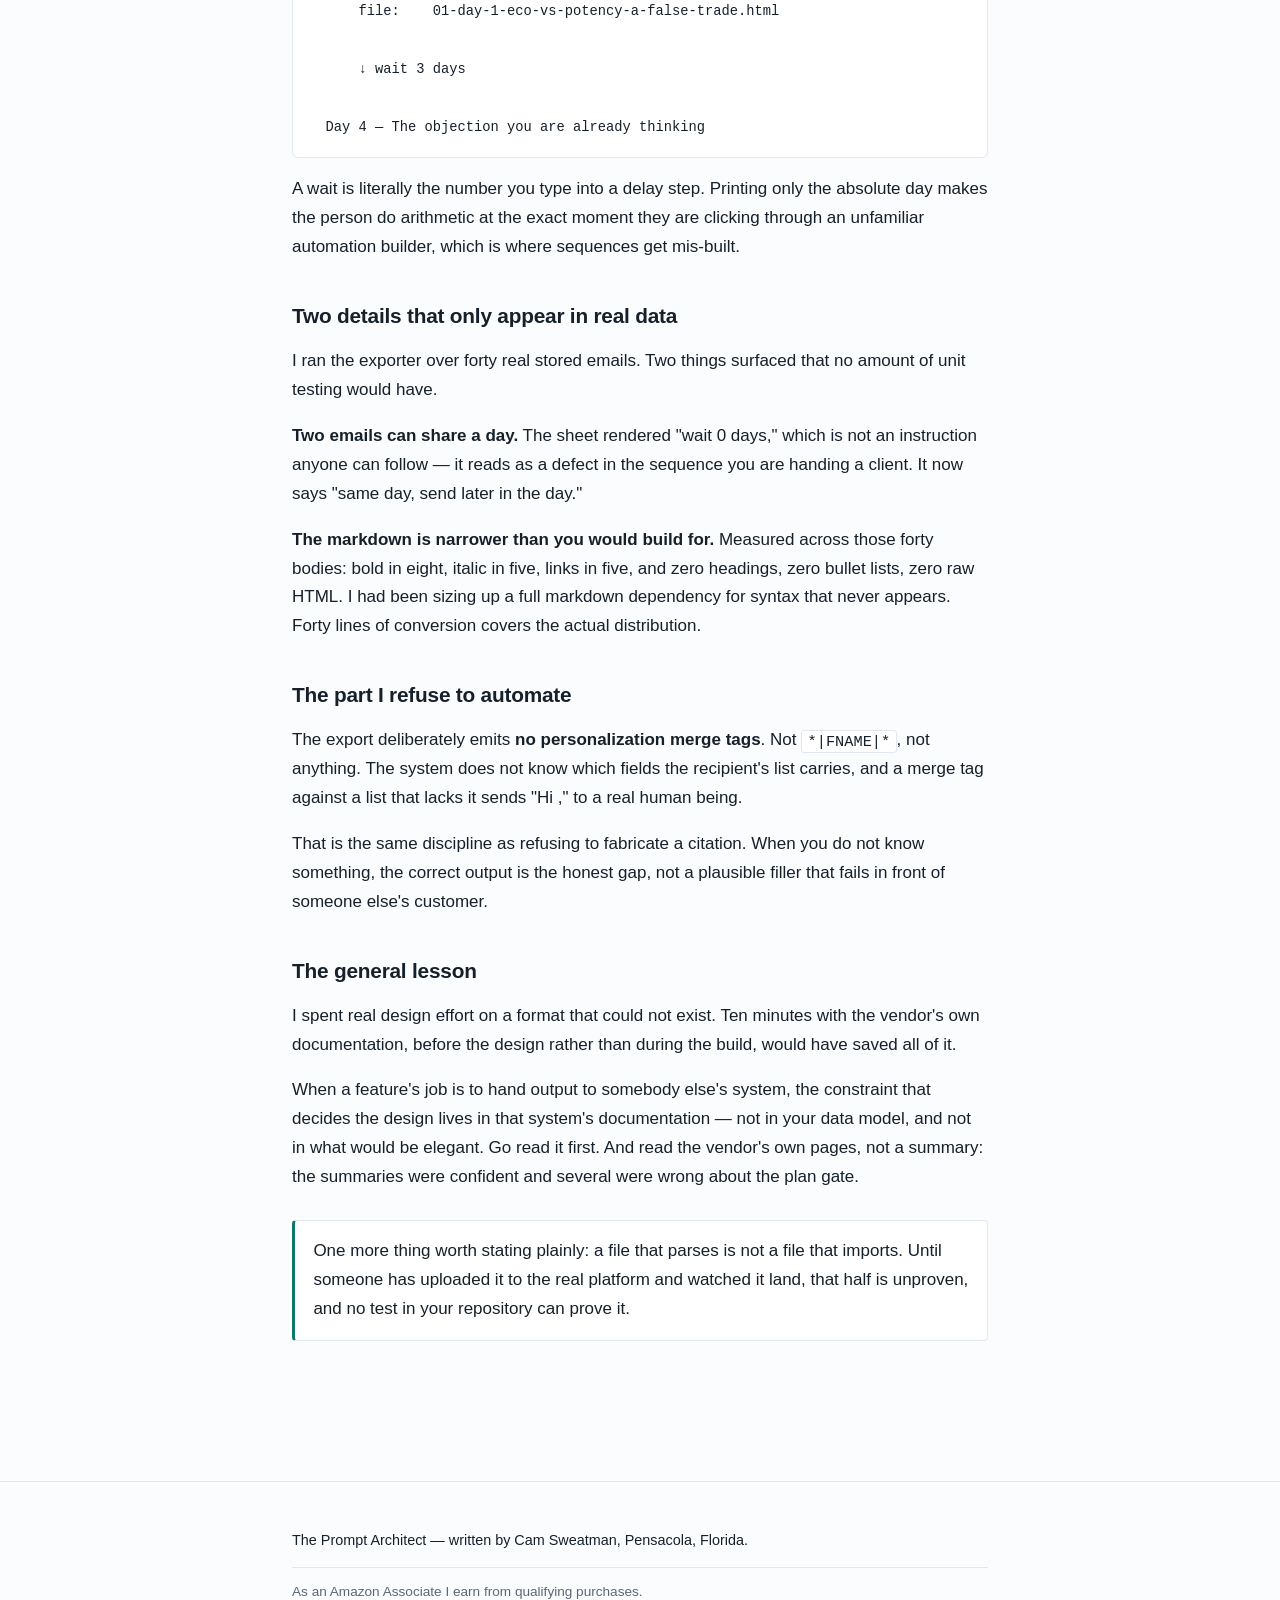
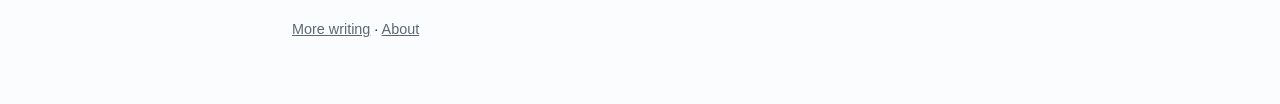
<file: writing/no-esp-imports-a-sequence.html>
<!doctype html>
<html lang="en">
<head>
<meta charset="utf-8">
<meta name="viewport" content="width=device-width, initial-scale=1">
<title>No email platform imports a sequence — The Prompt Architect</title>
<meta name="description" content="A design assumption that survived a week of planning and died in ten minutes of reading vendor documentation, and what that changed about the export.">
<link rel="stylesheet" href="/style.css">
<link rel="icon" href="data:image/svg+xml,<svg xmlns='http://www.w3.org/2000/svg' viewBox='0 0 16 16'><text y='13' font-size='13'>◆</text></svg>">
</head>
<body>

<header class="site">
  <div class="wrap">
    <a class="brand" href="/writing/">The Prompt <span>Architect</span></a>
    <nav>
      <a href="/">AMCO</a><a href="/writing/">Writing</a>
      <a href="/about.html">About</a>
    </nav>
  </div>
</header>

<main class="wrap">
<article>

<h1>No email platform imports a sequence</h1>
<time datetime="2026-08-18">18 August 2026</time>

<p>
  My campaign tool generates email sequences: five or six messages with subject
  lines, preview text, body copy, and a day number saying when each should go
  out. For a long time the generated sequence sat in the product with no way to
  get it anywhere useful. The obvious next step was an export.
</p>

<p>
  I assumed that export was a file — some structured format you upload to your
  email platform, which reads it and builds the sequence. That assumption is
  wrong, and it is wrong in a way that changes the entire shape of the feature.
</p>

<h2>What the documentation actually says</h2>

<p>
  Mailchimp and Klaviyo both import <strong>one HTML template at a time</strong>.
  The automation that strings messages together — the delays, the ordering, the
  branching — is built by hand in their interface. There is no format that
  carries a sequence.
</p>

<div class="tablewrap">
<table>
  <tr><th></th><th>Mailchimp</th><th>Klaviyo</th></tr>
  <tr><td>Import unit</td><td>One HTML file, or a zip</td><td>One .html file, or a zip for assets</td></tr>
  <tr><td>Unsubscribe</td><td>Requires its own merge tag in every campaign</td><td>Requires its own unsubscribe tag</td></tr>
  <tr><td>Zip limits</td><td>Under 1MB, exactly one HTML file, images in the root</td><td>Carries assets</td></tr>
  <tr><td>Plan gate</td><td>Standard plan or higher</td><td>None stated</td></tr>
</table>
</div>

<p>
  Three consequences fall straight out of that table, and none of them are
  matters of taste:
</p>

<p>
  <strong>There is no vendor-neutral file.</strong> Both platforms require an
  unsubscribe tag, and the syntax differs. A single HTML file cannot satisfy
  both. Ship the wrong tag and the import is rejected — or worse, accepted and
  then unable to send.
</p>

<p>
  <strong>The timing has nowhere to live.</strong> No HTML import carries a day
  number. If the export is only templates, the sequencing — the part the system
  actually reasoned about — is silently discarded at the boundary.
</p>

<p>
  <strong>"Zip the sequence" is wrong before you write it.</strong> Mailchimp's
  zip holds exactly one HTML file. Five emails is five files or five zips, never
  one bundle.
</p>

<h2>What I built instead</h2>

<p>
  A folder. One <code>.html</code> per email, ready to import. A
  <code>SEQUENCE.txt</code> carrying the schedule. A README. And a plain-text
  copy of every message.
</p>

<p>
  The schedule file is the piece I would have missed. It does not just list day
  numbers — it states the <em>wait between sends</em>:
</p>

<pre><code>  Day 1 — Eco vs. Potency: A False Trade?
      file:    01-day-1-eco-vs-potency-a-false-trade.html

      ↓ wait 3 days

  Day 4 — The objection you are already thinking</code></pre>

<p>
  A wait is literally the number you type into a delay step. Printing only the
  absolute day makes the person do arithmetic at the exact moment they are
  clicking through an unfamiliar automation builder, which is where sequences get
  mis-built.
</p>

<h2>Two details that only appear in real data</h2>

<p>
  I ran the exporter over forty real stored emails. Two things surfaced that no
  amount of unit testing would have.
</p>

<p>
  <strong>Two emails can share a day.</strong> The sheet rendered "wait 0 days,"
  which is not an instruction anyone can follow — it reads as a defect in the
  sequence you are handing a client. It now says "same day, send later in the
  day."
</p>

<p>
  <strong>The markdown is narrower than you would build for.</strong> Measured
  across those forty bodies: bold in eight, italic in five, links in five, and
  zero headings, zero bullet lists, zero raw HTML. I had been sizing up a full
  markdown dependency for syntax that never appears. Forty lines of conversion
  covers the actual distribution.
</p>

<h2>The part I refuse to automate</h2>

<p>
  The export deliberately emits <strong>no personalization merge tags</strong>.
  Not <code>*|FNAME|*</code>, not anything. The system does not know which fields
  the recipient's list carries, and a merge tag against a list that lacks it
  sends "Hi ," to a real human being.
</p>

<p>
  That is the same discipline as refusing to fabricate a citation. When you do
  not know something, the correct output is the honest gap, not a plausible
  filler that fails in front of someone else's customer.
</p>

<h2>The general lesson</h2>

<p>
  I spent real design effort on a format that could not exist. Ten minutes with
  the vendor's own documentation, before the design rather than during the build,
  would have saved all of it.
</p>

<p>
  When a feature's job is to hand output to somebody else's system, the
  constraint that decides the design lives in that system's documentation — not
  in your data model, and not in what would be elegant. Go read it first. And
  read the vendor's own pages, not a summary: the summaries were confident and
  several were wrong about the plan gate.
</p>

<div class="note">
  <p>
    One more thing worth stating plainly: a file that parses is not a file that
    imports. Until someone has uploaded it to the real platform and watched it
    land, that half is unproven, and no test in your repository can prove it.
  </p>
</div>

</article>
</main>

<footer class="site">
  <div class="wrap">
    <p>The Prompt Architect — written by Cam Sweatman, Pensacola, Florida.</p>
    <p class="disclosure">As an Amazon Associate I earn from qualifying purchases.</p>
    <p><a href="/writing/">More writing</a> · <a href="/about.html">About</a></p>
  </div>
</footer>

</body>
</html>
</file>
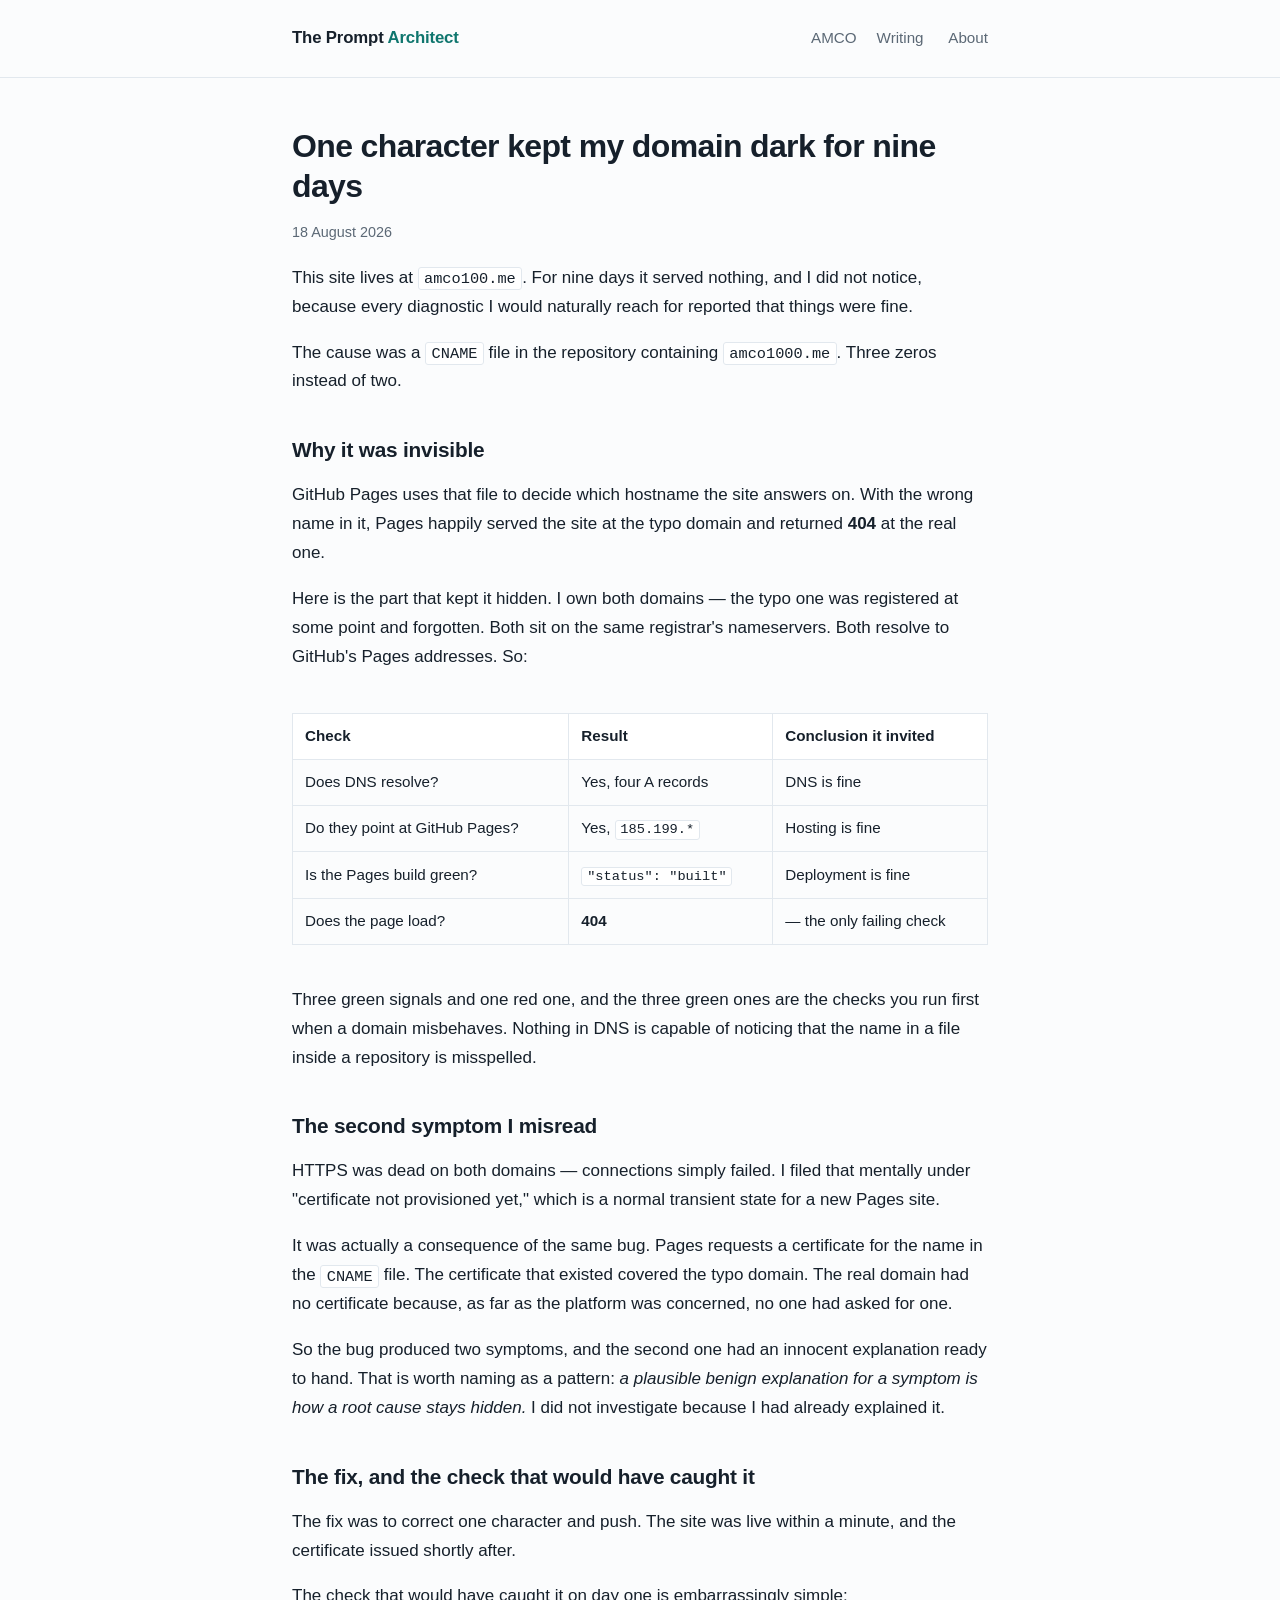
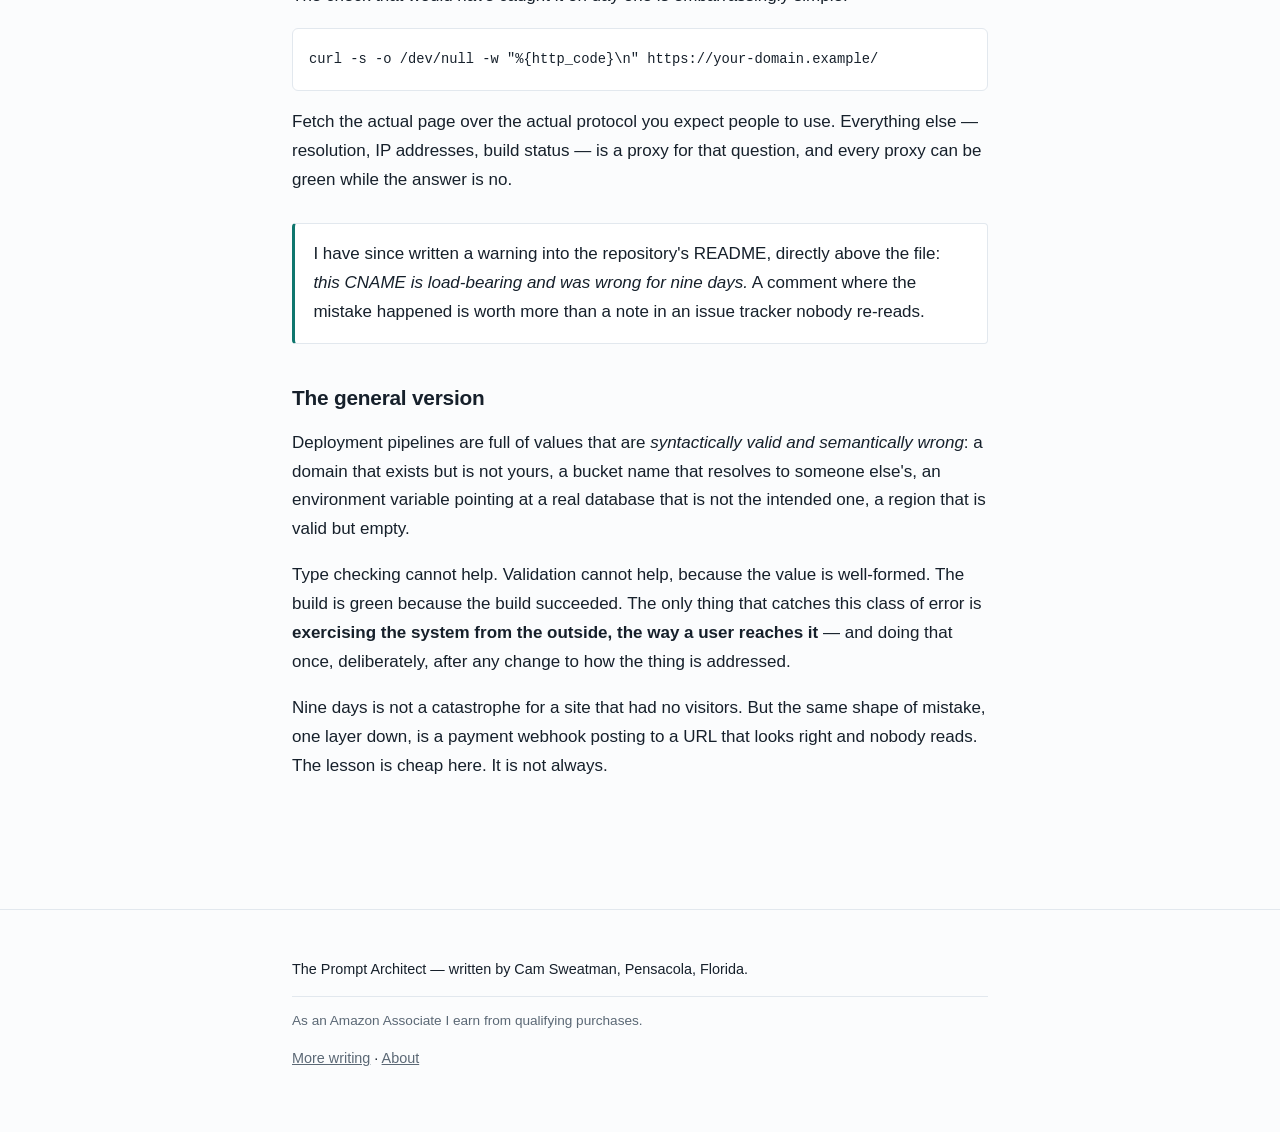
<file: writing/one-character-kept-my-domain-dark.html>
<!doctype html>
<html lang="en">
<head>
<meta charset="utf-8">
<meta name="viewport" content="width=device-width, initial-scale=1">
<title>One character kept my domain dark for nine days — The Prompt Architect</title>
<meta name="description" content="A GitHub Pages CNAME with an extra zero. Every DNS check passed, HTTPS was silently dead, and the only symptom was a 404 nobody was looking at.">
<link rel="stylesheet" href="/style.css">
<link rel="icon" href="data:image/svg+xml,<svg xmlns='http://www.w3.org/2000/svg' viewBox='0 0 16 16'><text y='13' font-size='13'>◆</text></svg>">
</head>
<body>

<header class="site">
  <div class="wrap">
    <a class="brand" href="/writing/">The Prompt <span>Architect</span></a>
    <nav>
      <a href="/">AMCO</a><a href="/writing/">Writing</a>
      <a href="/about.html">About</a>
    </nav>
  </div>
</header>

<main class="wrap">
<article>

<h1>One character kept my domain dark for nine days</h1>
<time datetime="2026-08-18">18 August 2026</time>

<p>
  This site lives at <code>amco100.me</code>. For nine days it served nothing,
  and I did not notice, because every diagnostic I would naturally reach for
  reported that things were fine.
</p>

<p>
  The cause was a <code>CNAME</code> file in the repository containing
  <code>amco1000.me</code>. Three zeros instead of two.
</p>

<h2>Why it was invisible</h2>

<p>
  GitHub Pages uses that file to decide which hostname the site answers on. With
  the wrong name in it, Pages happily served the site at the typo domain and
  returned <strong>404</strong> at the real one.
</p>

<p>
  Here is the part that kept it hidden. I own both domains — the typo one was
  registered at some point and forgotten. Both sit on the same registrar's
  nameservers. Both resolve to GitHub's Pages addresses. So:
</p>

<div class="tablewrap">
<table>
  <tr><th>Check</th><th>Result</th><th>Conclusion it invited</th></tr>
  <tr><td>Does DNS resolve?</td><td>Yes, four A records</td><td>DNS is fine</td></tr>
  <tr><td>Do they point at GitHub Pages?</td><td>Yes, <code>185.199.*</code></td><td>Hosting is fine</td></tr>
  <tr><td>Is the Pages build green?</td><td><code>"status": "built"</code></td><td>Deployment is fine</td></tr>
  <tr><td>Does the page load?</td><td><strong>404</strong></td><td>— the only failing check</td></tr>
</table>
</div>

<p>
  Three green signals and one red one, and the three green ones are the checks
  you run first when a domain misbehaves. Nothing in DNS is capable of noticing
  that the name in a file inside a repository is misspelled.
</p>

<h2>The second symptom I misread</h2>

<p>
  HTTPS was dead on both domains — connections simply failed. I filed that
  mentally under "certificate not provisioned yet," which is a normal transient
  state for a new Pages site.
</p>

<p>
  It was actually a consequence of the same bug. Pages requests a certificate
  for the name in the <code>CNAME</code> file. The certificate that existed
  covered the typo domain. The real domain had no certificate because, as far as
  the platform was concerned, no one had asked for one.
</p>

<p>
  So the bug produced two symptoms, and the second one had an innocent
  explanation ready to hand. That is worth naming as a pattern: <em>a plausible
  benign explanation for a symptom is how a root cause stays hidden.</em> I did
  not investigate because I had already explained it.
</p>

<h2>The fix, and the check that would have caught it</h2>

<p>
  The fix was to correct one character and push. The site was live within a
  minute, and the certificate issued shortly after.
</p>

<p>
  The check that would have caught it on day one is embarrassingly simple:
</p>

<pre><code>curl -s -o /dev/null -w "%{http_code}\n" https://your-domain.example/</code></pre>

<p>
  Fetch the actual page over the actual protocol you expect people to use.
  Everything else — resolution, IP addresses, build status — is a proxy for that
  question, and every proxy can be green while the answer is no.
</p>

<div class="note">
  <p>
    I have since written a warning into the repository's README, directly above
    the file: <em>this CNAME is load-bearing and was wrong for nine days.</em>
    A comment where the mistake happened is worth more than a note in an issue
    tracker nobody re-reads.
  </p>
</div>

<h2>The general version</h2>

<p>
  Deployment pipelines are full of values that are <em>syntactically valid and
  semantically wrong</em>: a domain that exists but is not yours, a bucket name
  that resolves to someone else's, an environment variable pointing at a real
  database that is not the intended one, a region that is valid but empty.
</p>

<p>
  Type checking cannot help. Validation cannot help, because the value is
  well-formed. The build is green because the build succeeded. The only thing
  that catches this class of error is <strong>exercising the system from the
  outside, the way a user reaches it</strong> — and doing that once, deliberately,
  after any change to how the thing is addressed.
</p>

<p>
  Nine days is not a catastrophe for a site that had no visitors. But the same
  shape of mistake, one layer down, is a payment webhook posting to a URL that
  looks right and nobody reads. The lesson is cheap here. It is not always.
</p>

</article>
</main>

<footer class="site">
  <div class="wrap">
    <p>The Prompt Architect — written by Cam Sweatman, Pensacola, Florida.</p>
    <p class="disclosure">As an Amazon Associate I earn from qualifying purchases.</p>
    <p><a href="/writing/">More writing</a> · <a href="/about.html">About</a></p>
  </div>
</footer>

</body>
</html>
</file>
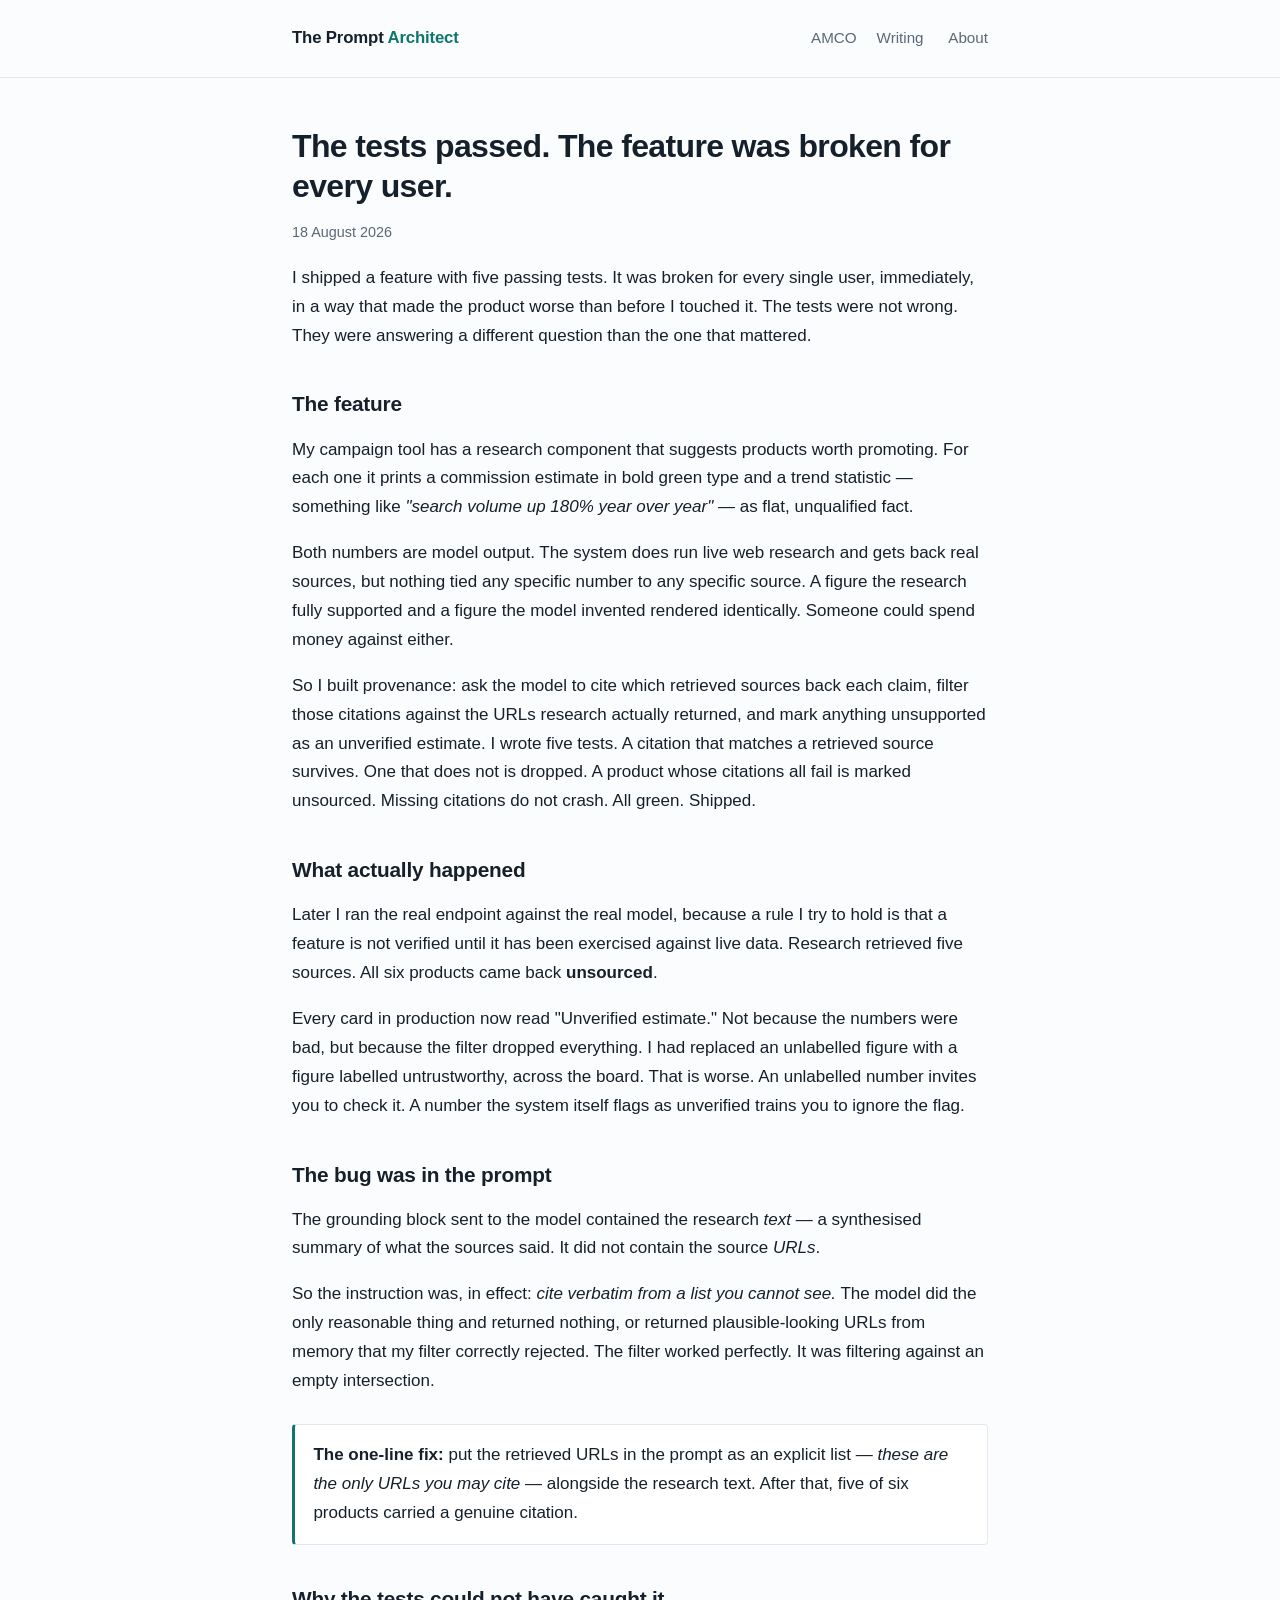
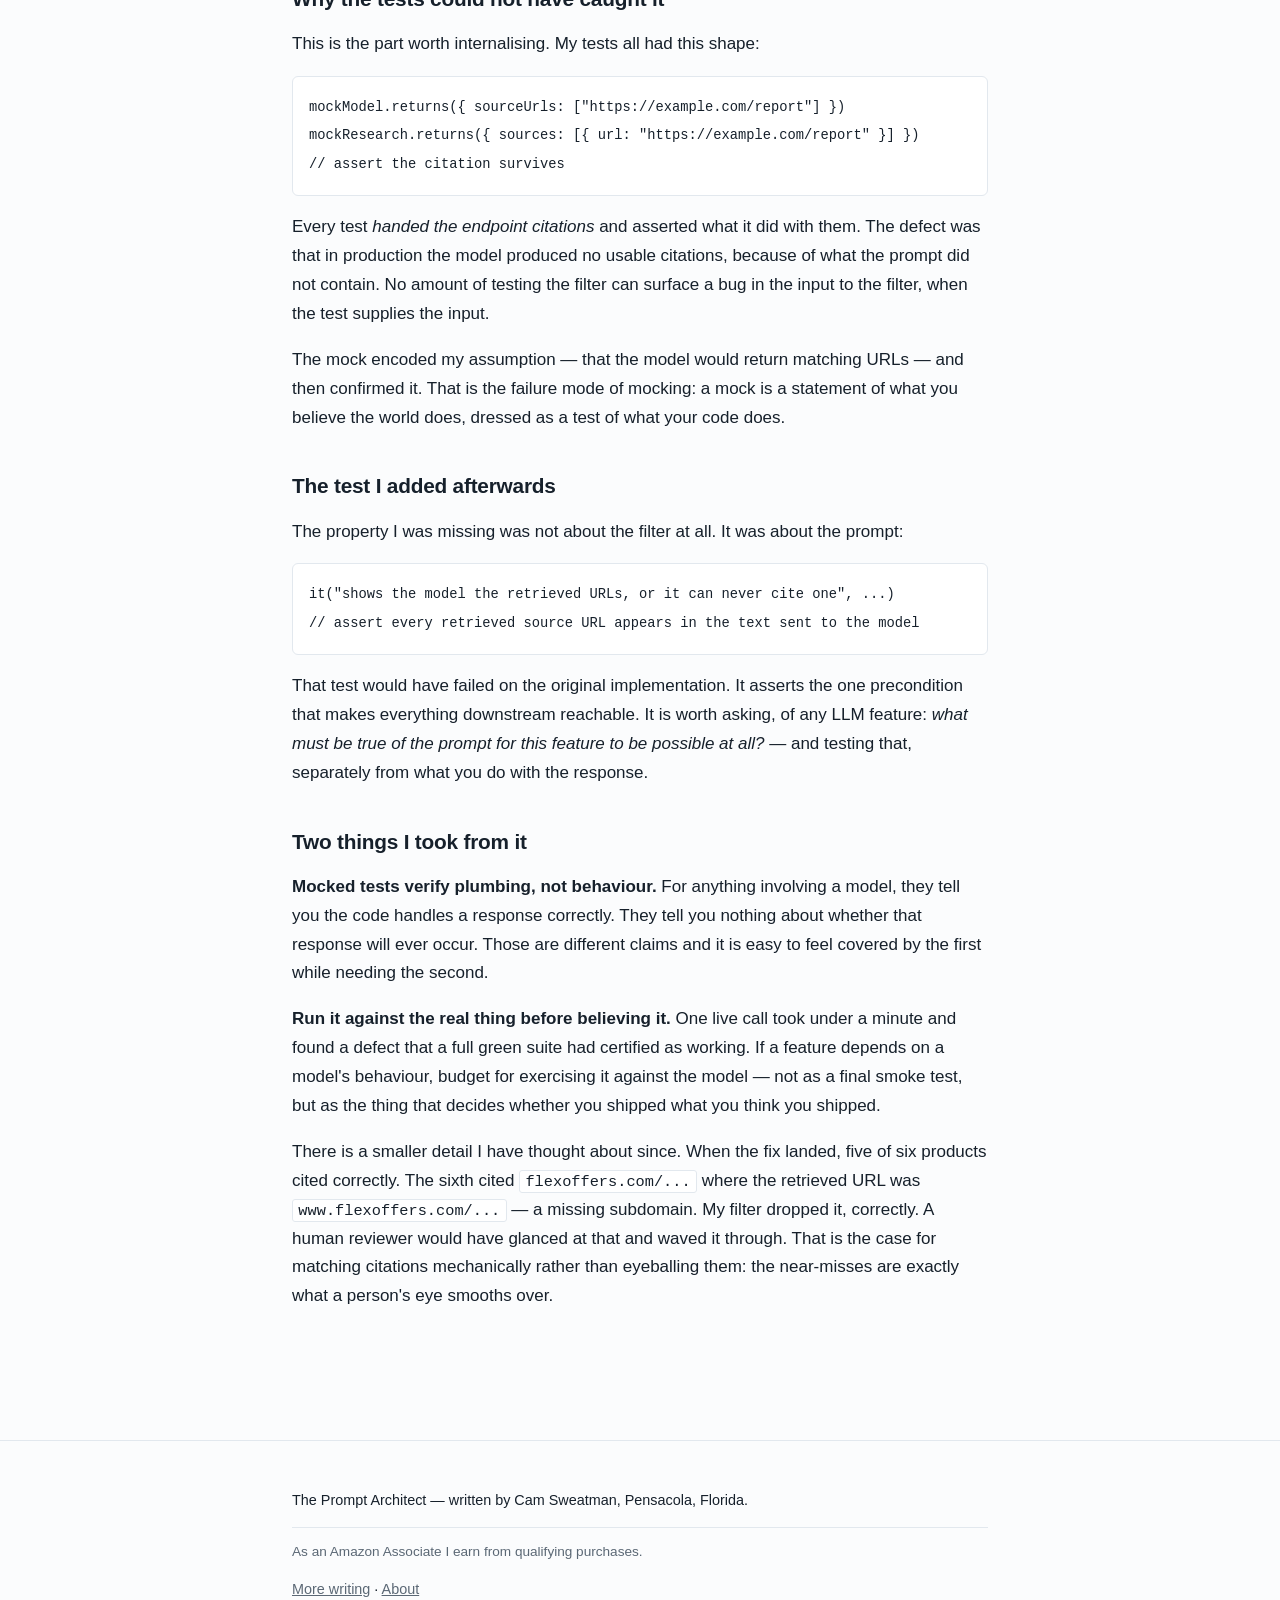
<file: writing/tests-passed-production-broke.html>
<!doctype html>
<html lang="en">
<head>
<meta charset="utf-8">
<meta name="viewport" content="width=device-width, initial-scale=1">
<title>The tests passed. The feature was broken for every user. — The Prompt Architect</title>
<meta name="description" content="Five passing tests covering a feature that was uniformly broken in production. What mocked tests can and cannot prove about an LLM feature.">
<link rel="stylesheet" href="/style.css">
<link rel="icon" href="data:image/svg+xml,<svg xmlns='http://www.w3.org/2000/svg' viewBox='0 0 16 16'><text y='13' font-size='13'>◆</text></svg>">
</head>
<body>

<header class="site">
  <div class="wrap">
    <a class="brand" href="/writing/">The Prompt <span>Architect</span></a>
    <nav>
      <a href="/">AMCO</a><a href="/writing/">Writing</a>
      <a href="/about.html">About</a>
    </nav>
  </div>
</header>

<main class="wrap">
<article>

<h1>The tests passed. The feature was broken for every user.</h1>
<time datetime="2026-08-18">18 August 2026</time>

<p>
  I shipped a feature with five passing tests. It was broken for every single
  user, immediately, in a way that made the product worse than before I touched
  it. The tests were not wrong. They were answering a different question than the
  one that mattered.
</p>

<h2>The feature</h2>

<p>
  My campaign tool has a research component that suggests products worth
  promoting. For each one it prints a commission estimate in bold green type and
  a trend statistic — something like <em>"search volume up 180% year over
  year"</em> — as flat, unqualified fact.
</p>

<p>
  Both numbers are model output. The system does run live web research and gets
  back real sources, but nothing tied any specific number to any specific source.
  A figure the research fully supported and a figure the model invented rendered
  identically. Someone could spend money against either.
</p>

<p>
  So I built provenance: ask the model to cite which retrieved sources back each
  claim, filter those citations against the URLs research actually returned, and
  mark anything unsupported as an unverified estimate. I wrote five tests. A
  citation that matches a retrieved source survives. One that does not is
  dropped. A product whose citations all fail is marked unsourced. Missing
  citations do not crash. All green. Shipped.
</p>

<h2>What actually happened</h2>

<p>
  Later I ran the real endpoint against the real model, because a rule I try to
  hold is that a feature is not verified until it has been exercised against
  live data. Research retrieved five sources. All six products came back
  <strong>unsourced</strong>.
</p>

<p>
  Every card in production now read "Unverified estimate." Not because the
  numbers were bad, but because the filter dropped everything. I had replaced an
  unlabelled figure with a figure labelled untrustworthy, across the board. That
  is worse. An unlabelled number invites you to check it. A number the system
  itself flags as unverified trains you to ignore the flag.
</p>

<h2>The bug was in the prompt</h2>

<p>
  The grounding block sent to the model contained the research <em>text</em> — a
  synthesised summary of what the sources said. It did not contain the source
  <em>URLs</em>.
</p>

<p>
  So the instruction was, in effect: <em>cite verbatim from a list you cannot
  see.</em> The model did the only reasonable thing and returned nothing, or
  returned plausible-looking URLs from memory that my filter correctly rejected.
  The filter worked perfectly. It was filtering against an empty intersection.
</p>

<div class="note">
  <p>
    <strong>The one-line fix:</strong> put the retrieved URLs in the prompt as an
    explicit list — <em>these are the only URLs you may cite</em> — alongside the
    research text. After that, five of six products carried a genuine citation.
  </p>
</div>

<h2>Why the tests could not have caught it</h2>

<p>
  This is the part worth internalising. My tests all had this shape:
</p>

<pre><code>mockModel.returns({ sourceUrls: ["https://example.com/report"] })
mockResearch.returns({ sources: [{ url: "https://example.com/report" }] })
// assert the citation survives</code></pre>

<p>
  Every test <em>handed the endpoint citations</em> and asserted what it did with
  them. The defect was that in production the model produced no usable citations,
  because of what the prompt did not contain. No amount of testing the filter can
  surface a bug in the input to the filter, when the test supplies the input.
</p>

<p>
  The mock encoded my assumption — that the model would return matching URLs —
  and then confirmed it. That is the failure mode of mocking: a mock is a
  statement of what you believe the world does, dressed as a test of what your
  code does.
</p>

<h2>The test I added afterwards</h2>

<p>
  The property I was missing was not about the filter at all. It was about the
  prompt:
</p>

<pre><code>it("shows the model the retrieved URLs, or it can never cite one", ...)
// assert every retrieved source URL appears in the text sent to the model</code></pre>

<p>
  That test would have failed on the original implementation. It asserts the one
  precondition that makes everything downstream reachable. It is worth asking, of
  any LLM feature: <em>what must be true of the prompt for this feature to be
  possible at all?</em> — and testing that, separately from what you do with the
  response.
</p>

<h2>Two things I took from it</h2>

<p>
  <strong>Mocked tests verify plumbing, not behaviour.</strong> For anything
  involving a model, they tell you the code handles a response correctly. They
  tell you nothing about whether that response will ever occur. Those are
  different claims and it is easy to feel covered by the first while needing the
  second.
</p>

<p>
  <strong>Run it against the real thing before believing it.</strong> One live
  call took under a minute and found a defect that a full green suite had
  certified as working. If a feature depends on a model's behaviour, budget for
  exercising it against the model — not as a final smoke test, but as the thing
  that decides whether you shipped what you think you shipped.
</p>

<p>
  There is a smaller detail I have thought about since. When the fix landed, five
  of six products cited correctly. The sixth cited
  <code>flexoffers.com/...</code> where the retrieved URL was
  <code>www.flexoffers.com/...</code> — a missing subdomain. My filter dropped it,
  correctly. A human reviewer would have glanced at that and waved it through.
  That is the case for matching citations mechanically rather than eyeballing
  them: the near-misses are exactly what a person's eye smooths over.
</p>

</article>
</main>

<footer class="site">
  <div class="wrap">
    <p>The Prompt Architect — written by Cam Sweatman, Pensacola, Florida.</p>
    <p class="disclosure">As an Amazon Associate I earn from qualifying purchases.</p>
    <p><a href="/writing/">More writing</a> · <a href="/about.html">About</a></p>
  </div>
</footer>

</body>
</html>
</file>
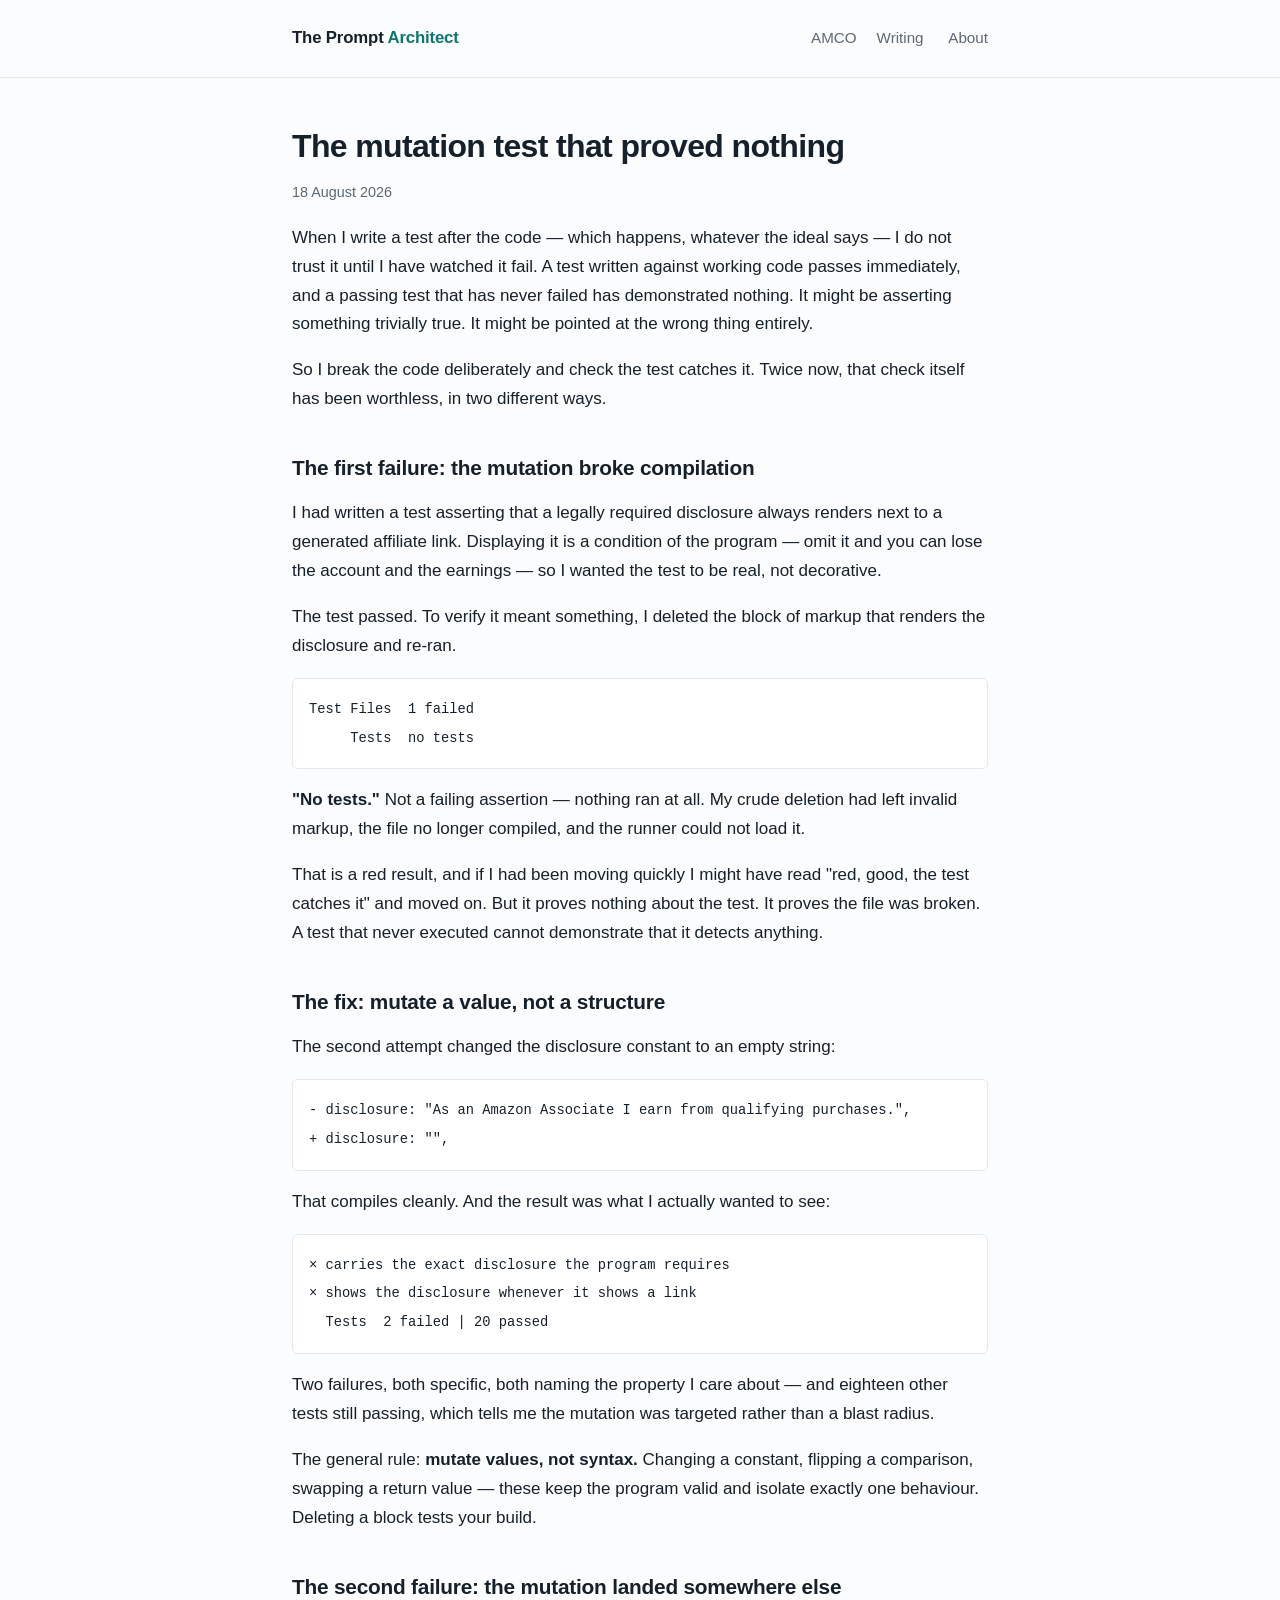
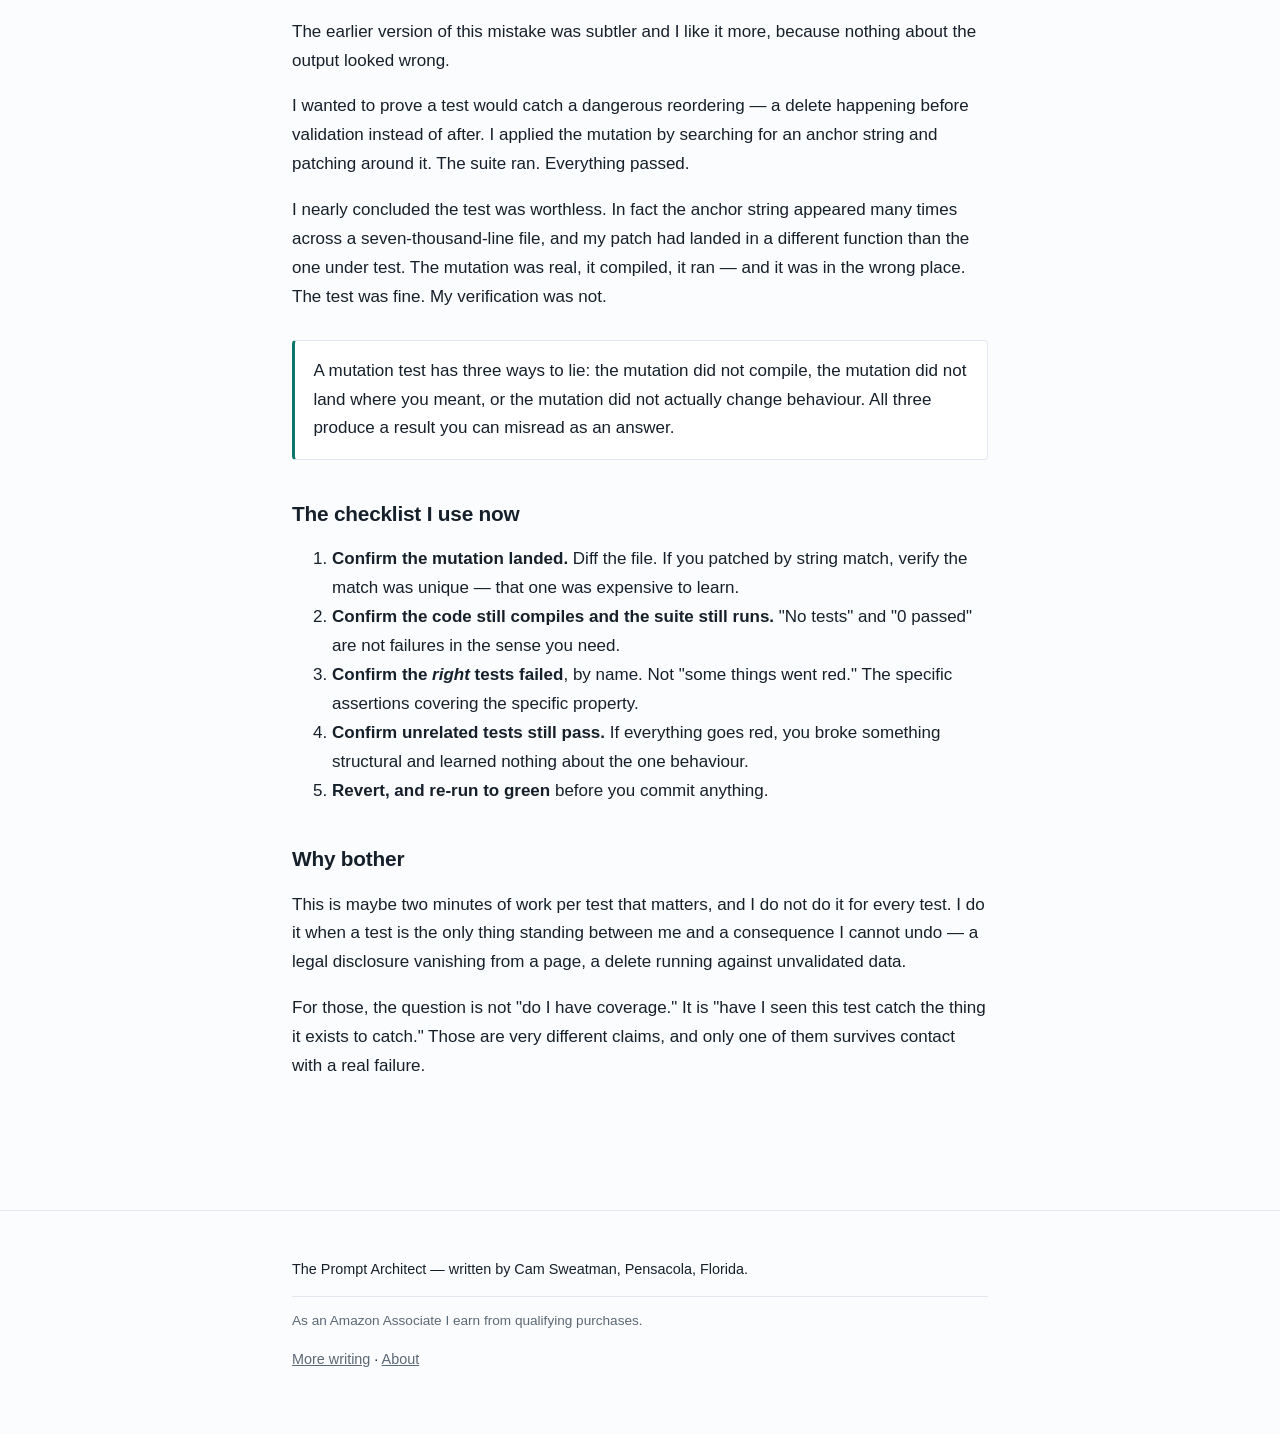
<file: writing/the-mutation-test-that-proved-nothing.html>
<!doctype html>
<html lang="en">
<head>
<meta charset="utf-8">
<meta name="viewport" content="width=device-width, initial-scale=1">
<title>The mutation test that proved nothing — The Prompt Architect</title>
<meta name="description" content="Breaking your code to check that a test fails is good practice. It only works if the test fails for the reason you intended — and twice now, mine did not.">
<link rel="stylesheet" href="/style.css">
<link rel="icon" href="data:image/svg+xml,<svg xmlns='http://www.w3.org/2000/svg' viewBox='0 0 16 16'><text y='13' font-size='13'>◆</text></svg>">
</head>
<body>

<header class="site">
  <div class="wrap">
    <a class="brand" href="/writing/">The Prompt <span>Architect</span></a>
    <nav>
      <a href="/">AMCO</a><a href="/writing/">Writing</a>
      <a href="/about.html">About</a>
    </nav>
  </div>
</header>

<main class="wrap">
<article>

<h1>The mutation test that proved nothing</h1>
<time datetime="2026-08-18">18 August 2026</time>

<p>
  When I write a test after the code — which happens, whatever the ideal says —
  I do not trust it until I have watched it fail. A test written against working
  code passes immediately, and a passing test that has never failed has
  demonstrated nothing. It might be asserting something trivially true. It might
  be pointed at the wrong thing entirely.
</p>

<p>
  So I break the code deliberately and check the test catches it. Twice now, that
  check itself has been worthless, in two different ways.
</p>

<h2>The first failure: the mutation broke compilation</h2>

<p>
  I had written a test asserting that a legally required disclosure always
  renders next to a generated affiliate link. Displaying it is a condition of the
  program — omit it and you can lose the account and the earnings — so I wanted
  the test to be real, not decorative.
</p>

<p>
  The test passed. To verify it meant something, I deleted the block of markup
  that renders the disclosure and re-ran.
</p>

<pre><code>Test Files  1 failed
     Tests  no tests</code></pre>

<p>
  <strong>"No tests."</strong> Not a failing assertion — nothing ran at all. My
  crude deletion had left invalid markup, the file no longer compiled, and the
  runner could not load it.
</p>

<p>
  That is a red result, and if I had been moving quickly I might have read "red,
  good, the test catches it" and moved on. But it proves nothing about the test.
  It proves the file was broken. A test that never executed cannot demonstrate
  that it detects anything.
</p>

<h2>The fix: mutate a value, not a structure</h2>

<p>
  The second attempt changed the disclosure constant to an empty string:
</p>

<pre><code>- disclosure: "As an Amazon Associate I earn from qualifying purchases.",
+ disclosure: "",</code></pre>

<p>
  That compiles cleanly. And the result was what I actually wanted to see:
</p>

<pre><code>× carries the exact disclosure the program requires
× shows the disclosure whenever it shows a link
  Tests  2 failed | 20 passed</code></pre>

<p>
  Two failures, both specific, both naming the property I care about — and
  eighteen other tests still passing, which tells me the mutation was targeted
  rather than a blast radius.
</p>

<p>
  The general rule: <strong>mutate values, not syntax.</strong> Changing a
  constant, flipping a comparison, swapping a return value — these keep the
  program valid and isolate exactly one behaviour. Deleting a block tests your
  build.
</p>

<h2>The second failure: the mutation landed somewhere else</h2>

<p>
  The earlier version of this mistake was subtler and I like it more, because
  nothing about the output looked wrong.
</p>

<p>
  I wanted to prove a test would catch a dangerous reordering — a delete
  happening before validation instead of after. I applied the mutation by
  searching for an anchor string and patching around it. The suite ran. Everything
  passed.
</p>

<p>
  I nearly concluded the test was worthless. In fact the anchor string appeared
  many times across a seven-thousand-line file, and my patch had landed in a
  different function than the one under test. The mutation was real, it compiled,
  it ran — and it was in the wrong place. The test was fine. My verification was
  not.
</p>

<div class="note">
  <p>
    A mutation test has three ways to lie: the mutation did not compile, the
    mutation did not land where you meant, or the mutation did not actually
    change behaviour. All three produce a result you can misread as an answer.
  </p>
</div>

<h2>The checklist I use now</h2>

<ol>
  <li>
    <strong>Confirm the mutation landed.</strong> Diff the file. If you patched
    by string match, verify the match was unique — that one was expensive to
    learn.
  </li>
  <li>
    <strong>Confirm the code still compiles and the suite still runs.</strong>
    "No tests" and "0 passed" are not failures in the sense you need.
  </li>
  <li>
    <strong>Confirm the <em>right</em> tests failed</strong>, by name. Not "some
    things went red." The specific assertions covering the specific property.
  </li>
  <li>
    <strong>Confirm unrelated tests still pass.</strong> If everything goes red,
    you broke something structural and learned nothing about the one behaviour.
  </li>
  <li>
    <strong>Revert, and re-run to green</strong> before you commit anything.
  </li>
</ol>

<h2>Why bother</h2>

<p>
  This is maybe two minutes of work per test that matters, and I do not do it for
  every test. I do it when a test is the only thing standing between me and a
  consequence I cannot undo — a legal disclosure vanishing from a page, a delete
  running against unvalidated data.
</p>

<p>
  For those, the question is not "do I have coverage." It is "have I seen this
  test catch the thing it exists to catch." Those are very different claims, and
  only one of them survives contact with a real failure.
</p>

</article>
</main>

<footer class="site">
  <div class="wrap">
    <p>The Prompt Architect — written by Cam Sweatman, Pensacola, Florida.</p>
    <p class="disclosure">As an Amazon Associate I earn from qualifying purchases.</p>
    <p><a href="/writing/">More writing</a> · <a href="/about.html">About</a></p>
  </div>
</footer>

</body>
</html>
</file>
<file: style.css>
/* The Prompt Architect — one stylesheet, no external requests.
   Self-hosted on purpose: a font CDN is a third party that can slow, track,
   or break the page, and none of this needs one. */

:root {
  --bg: #0e1116;
  --panel: #151a21;
  --line: #232a34;
  --ink: #e6edf3;
  --muted: #9aa7b4;
  --accent: #4dd0c7;
  --accent-dim: #2b8f89;
  --max: 46rem;
}

@media (prefers-color-scheme: light) {
  :root {
    --bg: #fbfcfd;
    --panel: #ffffff;
    --line: #e2e8ee;
    --ink: #16202b;
    --muted: #5b6875;
    --accent: #0f766e;
    --accent-dim: #0d5f59;
  }
}

* { box-sizing: border-box; }

body {
  margin: 0;
  background: var(--bg);
  color: var(--ink);
  font: 17px/1.7 -apple-system, BlinkMacSystemFont, "Segoe UI", Roboto, Helvetica, Arial, sans-serif;
  -webkit-font-smoothing: antialiased;
}

.wrap { max-width: var(--max); margin: 0 auto; padding: 0 1.25rem; }

header.site {
  border-bottom: 1px solid var(--line);
  padding: 1.5rem 0;
  margin-bottom: 3rem;
}
header.site .wrap { display: flex; align-items: baseline; justify-content: space-between; gap: 1rem; flex-wrap: wrap; }
header.site a.brand {
  font-weight: 700; letter-spacing: -0.01em; font-size: 1.05rem;
  color: var(--ink); text-decoration: none;
}
header.site a.brand span { color: var(--accent); }
nav a {
  color: var(--muted); text-decoration: none; margin-left: 1.25rem; font-size: 0.95rem;
}
nav a:hover, nav a:focus { color: var(--accent); }

h1 { font-size: 2rem; line-height: 1.25; letter-spacing: -0.02em; margin: 0 0 0.75rem; }
h2 { font-size: 1.3rem; line-height: 1.35; margin: 2.5rem 0 0.75rem; letter-spacing: -0.01em; }
h3 { font-size: 1.05rem; margin: 2rem 0 0.5rem; }

p, li { color: var(--ink); }
.lede { font-size: 1.15rem; color: var(--muted); margin-top: 0; }

a { color: var(--accent); }
a:hover { color: var(--accent-dim); }

article { padding-bottom: 3rem; }
article time { color: var(--muted); font-size: 0.9rem; }

ul.posts { list-style: none; padding: 0; margin: 2rem 0 0; }
ul.posts li {
  border-top: 1px solid var(--line);
  padding: 1.5rem 0;
}
ul.posts h2 { margin: 0 0 0.35rem; font-size: 1.15rem; }
ul.posts h2 a { text-decoration: none; }
ul.posts h2 a:hover { text-decoration: underline; }
ul.posts p { margin: 0.35rem 0 0; color: var(--muted); font-size: 0.98rem; }

blockquote {
  margin: 1.5rem 0;
  padding: 0.75rem 0 0.75rem 1.25rem;
  border-left: 3px solid var(--accent);
  color: var(--muted);
}

code {
  background: var(--panel);
  border: 1px solid var(--line);
  border-radius: 3px;
  padding: 0.1em 0.35em;
  font-family: ui-monospace, SFMono-Regular, Menlo, Consolas, monospace;
  font-size: 0.9em;
}

pre {
  background: var(--panel);
  border: 1px solid var(--line);
  border-radius: 6px;
  padding: 1rem;
  overflow-x: auto;
}
pre code { background: none; border: 0; padding: 0; font-size: 0.86rem; }

.note {
  background: var(--panel);
  border: 1px solid var(--line);
  border-left: 3px solid var(--accent);
  border-radius: 4px;
  padding: 1rem 1.15rem;
  margin: 1.75rem 0;
}
.note p { margin: 0; }

footer.site {
  border-top: 1px solid var(--line);
  margin-top: 4rem;
  padding: 2rem 0 3rem;
  color: var(--muted);
  font-size: 0.9rem;
}
footer.site a { color: var(--muted); }

table { border-collapse: collapse; width: 100%; margin: 1.5rem 0; font-size: 0.95rem; }
th, td { border: 1px solid var(--line); padding: 0.6rem 0.75rem; text-align: left; vertical-align: top; }
th { background: var(--panel); }

.tablewrap { overflow-x: auto; }
img { max-width: 100%; height: auto; }

/* Amazon Associates disclosure.
   Required by the Associates Program Participation Requirements to identify
   the site as an Associate — a CONDITION of the programme, not a courtesy.
   Styled quietly but NOT hidden: a disclosure that cannot be read does not
   discharge the obligation, and the FTC cares about prominence. */
footer.site .disclosure {
  margin-top: 0.75rem;
  padding-top: 0.75rem;
  border-top: 1px solid var(--line);
  color: var(--muted);
  font-size: 0.85rem;
}
</file>
